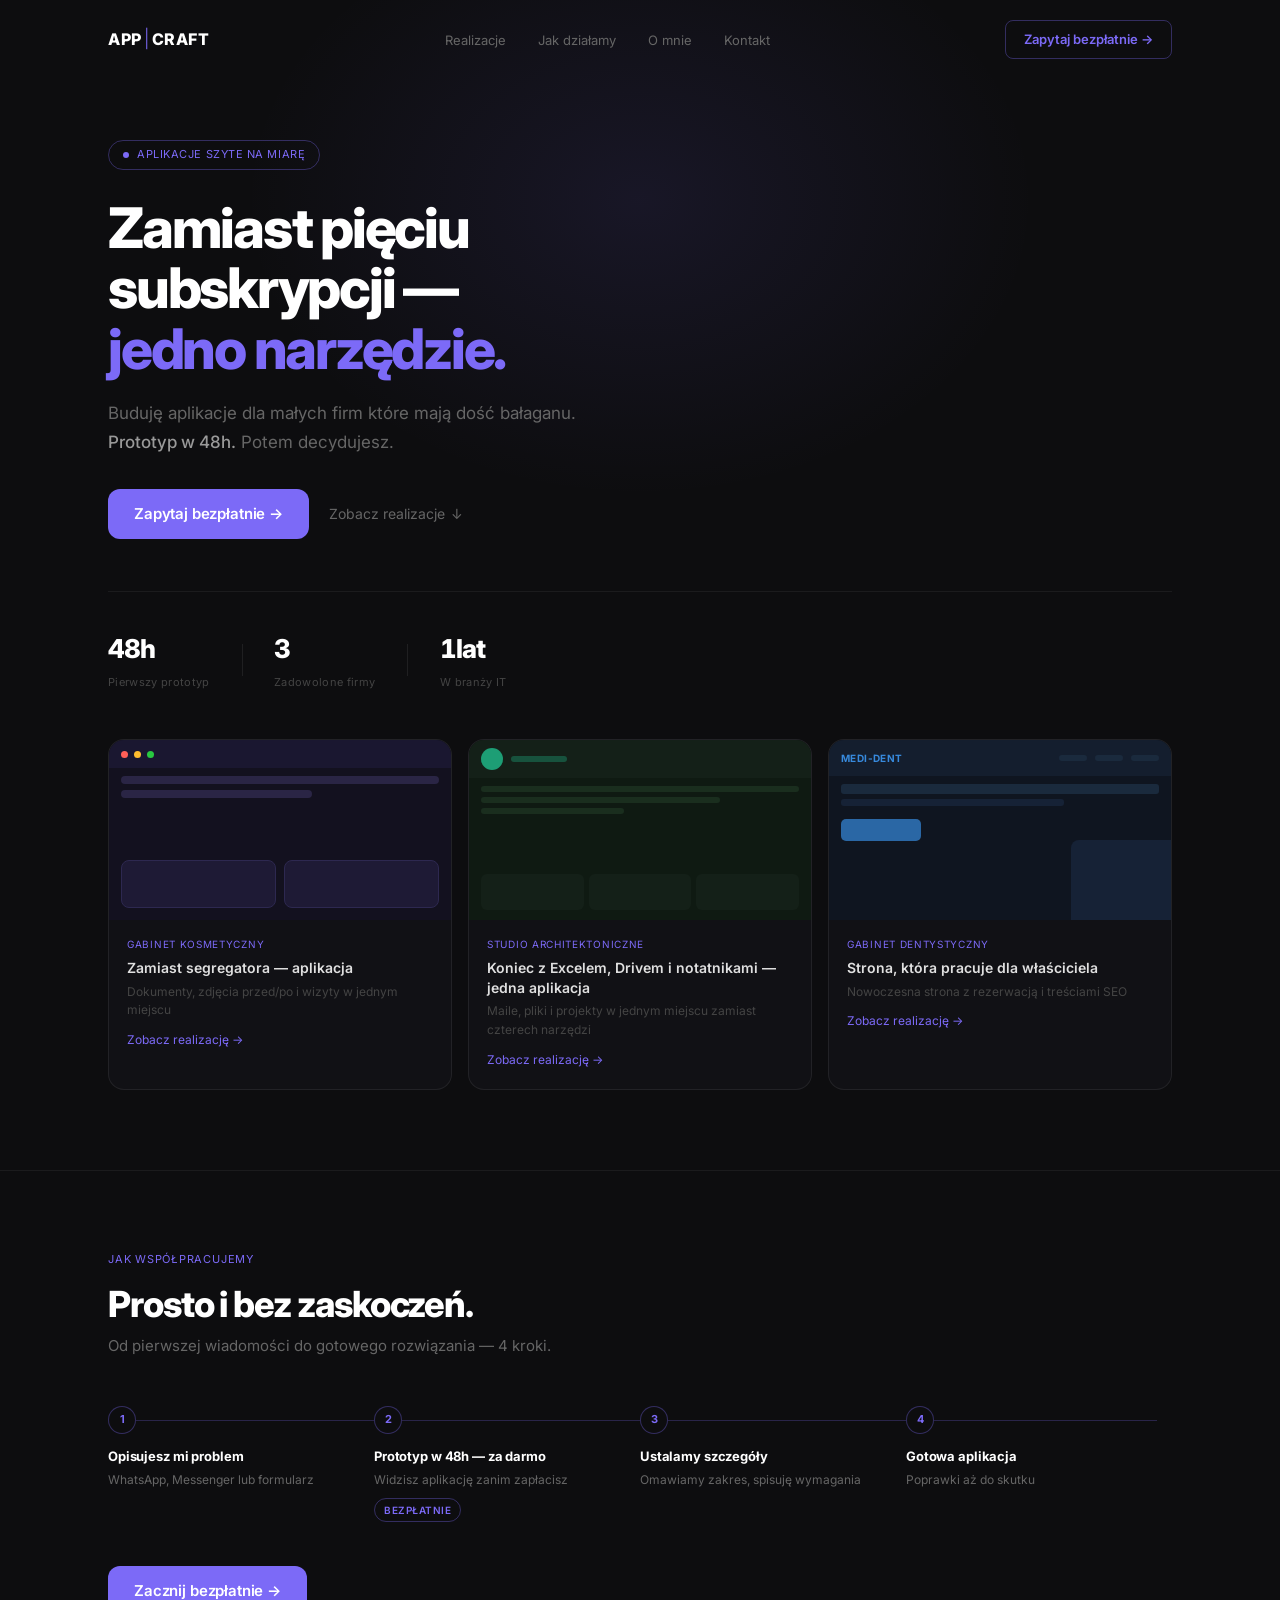
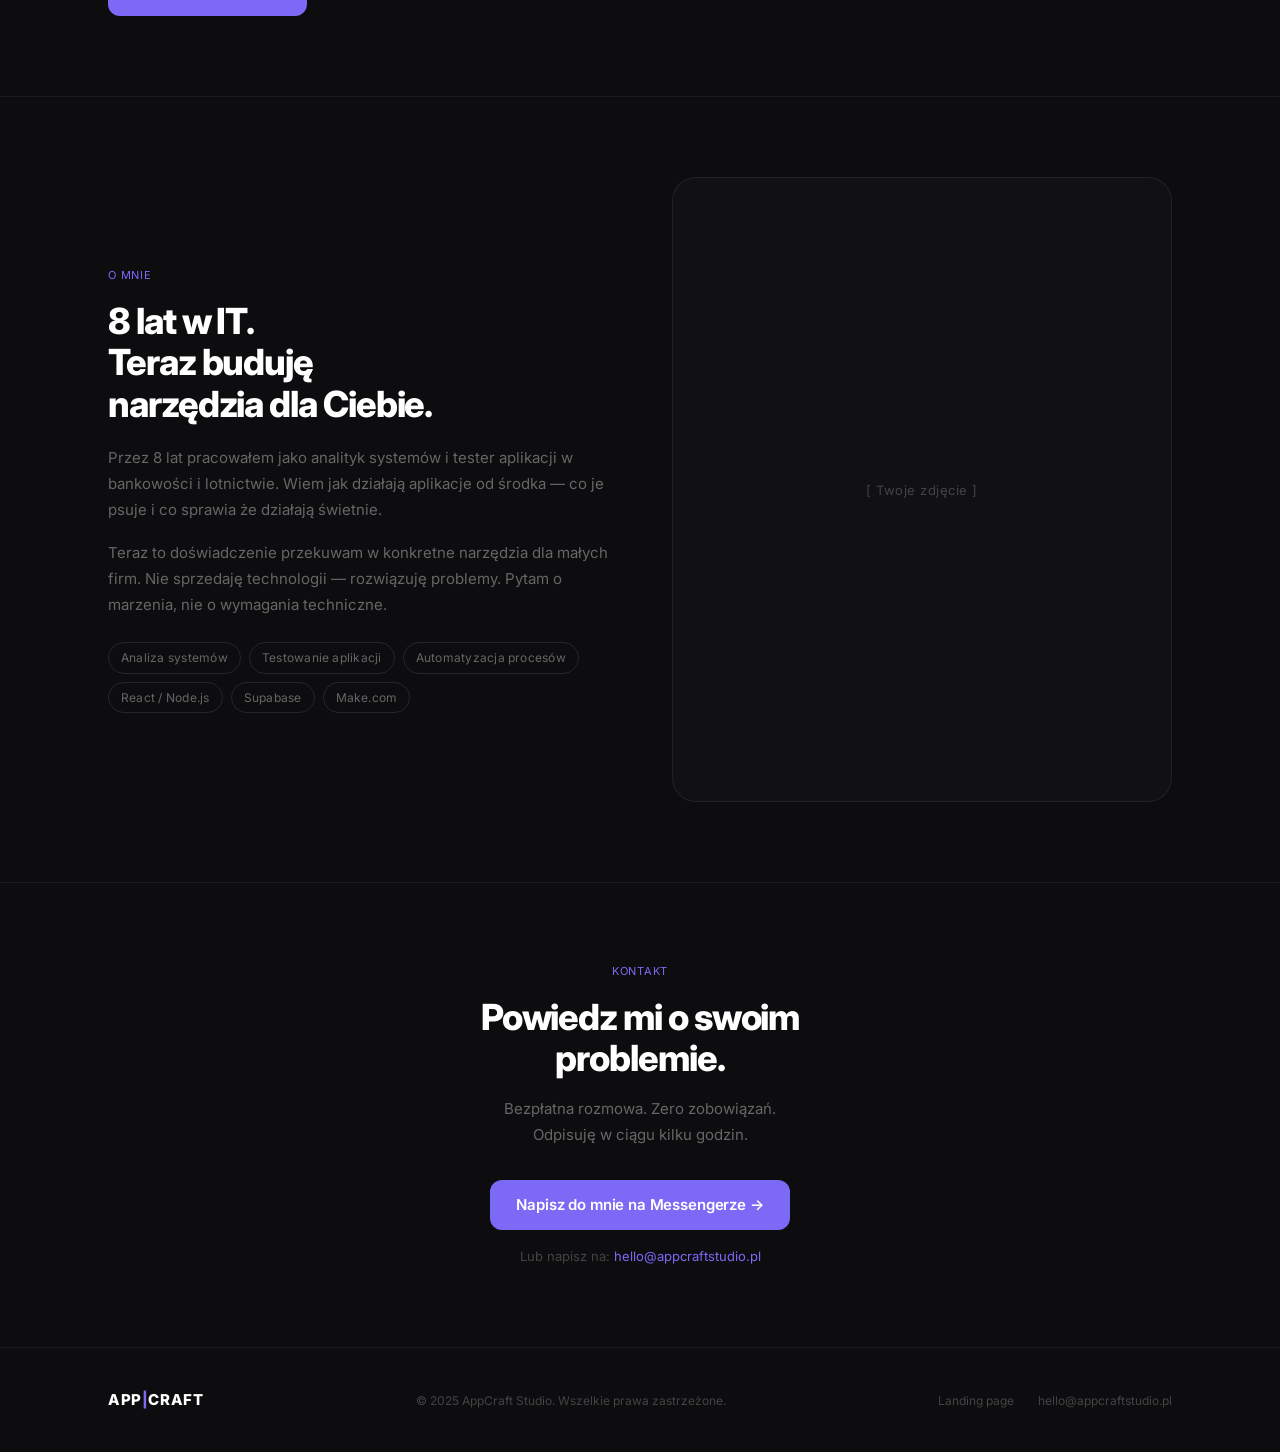
<file: index.html>
<!DOCTYPE html>
<html lang="pl">
<head>
  <meta charset="UTF-8">
  <meta name="viewport" content="width=device-width, initial-scale=1.0">

  <!-- SEO -->
  <title>AppCraft — Aplikacje szyte na miarę dla małych firm</title>
  <meta name="description" content="Buduję aplikacje dla małych firm które mają dość bałaganu. Prototyp w 48h, bez abonamentu, bez agencji. Zapytaj bezpłatnie.">
  <meta name="robots" content="index, follow">
  <link rel="canonical" href="https://appcraftstudio.pl/">

  <!-- Open Graph -->
  <meta property="og:type" content="website">
  <meta property="og:url" content="https://appcraftstudio.pl/">
  <meta property="og:title" content="AppCraft — Aplikacje szyte na miarę dla małych firm">
  <meta property="og:description" content="Zamiast pięciu subskrypcji — jedno narzędzie. Prototyp w 48h, bez abonamentu.">
  <meta property="og:image" content="https://appcraftstudio.pl/assets/og-image.jpg">
  <meta property="og:locale" content="pl_PL">
  <meta property="og:site_name" content="AppCraft">

  <!-- Twitter Card -->
  <meta name="twitter:card" content="summary_large_image">
  <meta name="twitter:title" content="AppCraft — Aplikacje szyte na miarę dla małych firm">
  <meta name="twitter:description" content="Zamiast pięciu subskrypcji — jedno narzędzie. Prototyp w 48h.">
  <meta name="twitter:image" content="https://appcraftstudio.pl/assets/og-image.jpg">

  <!-- Structured Data -->
  <script type="application/ld+json">
  {
    "@context": "https://schema.org",
    "@type": "Person",
    "name": "Michał",
    "url": "https://appcraftstudio.pl",
    "jobTitle": "Developer aplikacji na zamówienie",
    "description": "Buduję aplikacje dla małych firm. 8 lat doświadczenia w IT.",
    "knowsAbout": ["Tworzenie aplikacji webowych", "Automatyzacja procesów", "Analiza biznesowa"],
    "sameAs": []
  }
  </script>
  <script type="application/ld+json">
  {
    "@context": "https://schema.org",
    "@type": "WebSite",
    "name": "AppCraft",
    "url": "https://appcraftstudio.pl"
  }
  </script>

  <!-- Preconnect -->
  <link rel="preconnect" href="https://fonts.googleapis.com">
  <link rel="preconnect" href="https://fonts.gstatic.com" crossorigin>
  <link href="https://fonts.googleapis.com/css2?family=Inter:wght@400;500;600;700;800&display=swap" rel="stylesheet">

  <!-- Favicon placeholder -->
  <link rel="icon" type="image/svg+xml" href="assets/favicon.svg">

  <!-- CSS -->
  <link rel="stylesheet" href="css/style.css">
</head>

<body>

  <!-- ===================== NAV ===================== -->
  <header class="nav" id="nav" role="banner">
    <div class="container">
      <div class="nav__inner">

        <a href="/" class="nav__logo" aria-label="AppCraft — strona główna">
          APP<span class="nav__logo-sep">|</span>CRAFT
        </a>

        <nav aria-label="Nawigacja główna">
          <ul class="nav__links">
            <li><a href="#realizacje" class="nav__link">Realizacje</a></li>
            <li><a href="#jak-dzialamy" class="nav__link">Jak działamy</a></li>
            <li><a href="#o-mnie" class="nav__link">O mnie</a></li>
            <li><a href="#kontakt" class="nav__link">Kontakt</a></li>
          </ul>
        </nav>

        <a href="https://m.me/PLACEHOLDER" class="nav__cta desktop" rel="noopener">
          Zapytaj bezpłatnie →
        </a>

        <button class="nav__hamburger" id="hamburger" aria-label="Otwórz menu" aria-expanded="false">
          <span></span><span></span><span></span>
        </button>

      </div>

      <!-- Mobile menu -->
      <nav class="nav__mobile" id="mobile-menu" aria-label="Menu mobilne">
        <a href="#realizacje" class="nav__mobile-link">Realizacje</a>
        <a href="#jak-dzialamy" class="nav__mobile-link">Jak działamy</a>
        <a href="#o-mnie" class="nav__mobile-link">O mnie</a>
        <a href="#kontakt" class="nav__mobile-link">Kontakt</a>
        <a href="https://m.me/PLACEHOLDER" class="nav__mobile-cta" rel="noopener">Zapytaj bezpłatnie →</a>
      </nav>
    </div>
  </header>

  <main id="main">

    <!-- ===================== HERO ===================== -->
    <section class="hero" aria-labelledby="hero-heading">
      <div class="hero__glow" aria-hidden="true"></div>
      <div class="container">
        <div class="hero__inner">

          <div class="hero__tag" aria-hidden="true">
            <span class="hero__tag-dot"></span>
            Aplikacje szyte na miarę
          </div>

          <h1 class="hero__h1" id="hero-heading">
            Zamiast pięciu<br>
            subskrypcji —<br>
            <em>jedno narzędzie.</em>
          </h1>

          <p class="hero__sub">
            Buduję aplikacje dla małych firm które mają dość bałaganu.<br>
            <strong>Prototyp w 48h.</strong> Potem decydujesz.
          </p>

          <div class="hero__actions">
            <a href="https://m.me/PLACEHOLDER" class="btn-primary" rel="noopener">
              Zapytaj bezpłatnie →
            </a>
            <a href="#realizacje" class="btn-secondary">
              Zobacz realizacje <span aria-hidden="true">↓</span>
            </a>
          </div>

          <div class="hero__stats" aria-label="Kluczowe liczby">
            <div class="stat">
              <span class="stat__value" data-flip="48h">48h</span>
              <span class="stat__label">Pierwszy prototyp</span>
            </div>
            <div class="stat-sep" aria-hidden="true"></div>
            <div class="stat">
              <span class="stat__value" data-flip="3">3</span>
              <span class="stat__label">Zadowolone firmy</span>
            </div>
            <div class="stat-sep" aria-hidden="true"></div>
            <div class="stat">
              <span class="stat__value" data-flip="8">8 lat</span>
              <span class="stat__label">W branży IT</span>
            </div>
          </div>

        </div>
      </div>
    </section>

    <!-- ===================== REALIZACJE ===================== -->
    <section class="projects" id="realizacje" aria-labelledby="realizacje-heading">
      <div class="container">
        <h2 class="sr-only" id="realizacje-heading">Realizacje</h2>
        <div class="projects__grid">

          <a class="proj-card" href="https://beautiflow-beta.vercel.app/" target="_blank" rel="noopener" aria-label="Realizacja: gabinet kosmetyczny">
            <div class="proj-card__screen mock-kosmetolozka" aria-hidden="true">
              <div class="m-nav">
                <div class="m-dot" style="background:#ff5f57"></div>
                <div class="m-dot" style="background:#febc2e"></div>
                <div class="m-dot" style="background:#28c840"></div>
              </div>
              <div class="m-body">
                <div class="m-row"></div>
                <div class="m-row s"></div>
                <div class="m-cards">
                  <div class="m-card"></div>
                  <div class="m-card"></div>
                </div>
              </div>
            </div>
            <div class="proj-card__info">
              <div class="proj-card__tag">Gabinet kosmetyczny</div>
              <div class="proj-card__name">Zamiast segregatora — aplikacja</div>
              <div class="proj-card__desc">Dokumenty, zdjęcia przed/po i wizyty w jednym miejscu</div>
              <span class="proj-card__arrow">Zobacz realizację →</span>
            </div>
          </a>

          <a class="proj-card" href="https://archiflow-three.vercel.app/" target="_blank" rel="noopener" aria-label="Realizacja: studio architektoniczne">
            <div class="proj-card__screen mock-architekt" aria-hidden="true">
              <div class="m-header">
                <div class="m-avatar"></div>
                <div style="height:6px;width:56px;background:#1d9e75;border-radius:3px;opacity:.4"></div>
              </div>
              <div class="m-lines">
                <div class="m-line"></div>
                <div class="m-line m"></div>
                <div class="m-line s"></div>
              </div>
              <div class="m-grid">
                <div class="m-cell"></div>
                <div class="m-cell"></div>
                <div class="m-cell"></div>
              </div>
            </div>
            <div class="proj-card__info">
              <div class="proj-card__tag">Studio architektoniczne</div>
              <div class="proj-card__name">Koniec z Excelem, Drivem i notatnikami — jedna aplikacja</div>
              <div class="proj-card__desc">Maile, pliki i projekty w jednym miejscu zamiast czterech narzędzi</div>
              <span class="proj-card__arrow">Zobacz realizację →</span>
            </div>
          </a>

          <a class="proj-card" href="https://mickymau.github.io/medi-dent/" target="_blank" rel="noopener" aria-label="Realizacja: gabinet dentystyczny Medi-Dent">
            <div class="proj-card__screen mock-medident" aria-hidden="true">
              <div class="m-top">
                <span class="m-logo-sm">MEDI-DENT</span>
                <div class="m-nav-dots">
                  <div class="m-nav-dot"></div>
                  <div class="m-nav-dot"></div>
                  <div class="m-nav-dot"></div>
                </div>
              </div>
              <div class="m-hero">
                <div class="m-h"></div>
                <div class="m-h sm"></div>
                <div class="m-btn-sm"></div>
              </div>
              <div class="m-img"></div>
            </div>
            <div class="proj-card__info">
              <div class="proj-card__tag">Gabinet dentystyczny</div>
              <div class="proj-card__name">Strona, która pracuje dla właściciela</div>
              <div class="proj-card__desc">Nowoczesna strona z rezerwacją i treściami SEO</div>
              <span class="proj-card__arrow">Zobacz realizację →</span>
            </div>
          </a>

        </div>
      </div>
    </section>

    <!-- ===================== PROCES ===================== -->
    <section class="process" id="jak-dzialamy" aria-labelledby="process-heading">
      <div class="container">

        <div class="process__header reveal">
          <div class="about__label">Jak współpracujemy</div>
          <h2 class="process__h2" id="process-heading">Prosto i bez zaskoczeń.</h2>
          <p class="process__sub">Od pierwszej wiadomości do gotowego rozwiązania — 4 kroki.</p>
        </div>

        <div class="process__steps">

          <!-- KROK 1 -->
          <div class="process-step reveal">
            <div class="process-step__dot-col">
              <div class="process-step__dot" aria-hidden="true">1</div>
              <div class="process-step__line" aria-hidden="true"></div>
            </div>
            <div class="process-step__body">
              <h3 class="process-step__title">Opisujesz mi problem</h3>
              <p class="process-step__desc">WhatsApp, Messenger lub formularz</p>
            </div>
          </div>

          <!-- KROK 2 -->
          <div class="process-step reveal">
            <div class="process-step__dot-col">
              <div class="process-step__dot" aria-hidden="true">2</div>
              <div class="process-step__line" aria-hidden="true"></div>
            </div>
            <div class="process-step__body">
              <h3 class="process-step__title">Prototyp w 48h — za darmo</h3>
              <p class="process-step__desc">Widzisz aplikację zanim zapłacisz</p>
              <span class="process-step__badge">Bezpłatnie</span>
            </div>
          </div>

          <!-- KROK 3 -->
          <div class="process-step reveal">
            <div class="process-step__dot-col">
              <div class="process-step__dot" aria-hidden="true">3</div>
              <div class="process-step__line" aria-hidden="true"></div>
            </div>
            <div class="process-step__body">
              <h3 class="process-step__title">Ustalamy szczegóły</h3>
              <p class="process-step__desc">Omawiamy zakres, spisuję wymagania</p>
            </div>
          </div>

          <!-- KROK 4 -->
          <div class="process-step reveal">
            <div class="process-step__dot-col">
              <div class="process-step__dot" aria-hidden="true">4</div>
              <div class="process-step__line" aria-hidden="true"></div>
            </div>
            <div class="process-step__body">
              <h3 class="process-step__title">Gotowa aplikacja</h3>
              <p class="process-step__desc">Poprawki aż do skutku</p>
            </div>
          </div>

        </div>

        <div class="process__cta reveal">
          <a href="https://m.me/PLACEHOLDER" class="btn-primary" rel="noopener">
            Zacznij bezpłatnie →
          </a>
        </div>

      </div>
    </section>

    <!-- ===================== O MNIE ===================== -->
    <section class="about" id="o-mnie" aria-labelledby="about-heading">
      <div class="container">
        <div class="about__inner">

          <div class="about__content reveal">
            <div class="about__label">O mnie</div>
            <h2 class="about__h2" id="about-heading">
              8 lat w IT.<br>Teraz buduję<br>narzędzia dla Ciebie.
            </h2>
            <p class="about__text">
              Przez 8 lat pracowałem jako analityk systemów i tester aplikacji w bankowości i lotnictwie. Wiem jak działają aplikacje od środka — co je psuje i co sprawia że działają świetnie.
            </p>
            <p class="about__text">
              Teraz to doświadczenie przekuwam w konkretne narzędzia dla małych firm. Nie sprzedaję technologii — rozwiązuję problemy. Pytam o marzenia, nie o wymagania techniczne.
            </p>
            <div class="about__chips">
              <span class="chip">Analiza systemów</span>
              <span class="chip">Testowanie aplikacji</span>
              <span class="chip">Automatyzacja procesów</span>
              <span class="chip">React / Node.js</span>
              <span class="chip">Supabase</span>
              <span class="chip">Make.com</span>
            </div>
          </div>

          <div class="about__photo reveal">
            <span class="about__photo-placeholder">[ Twoje zdjęcie ]</span>
          </div>

        </div>
      </div>
    </section>

    <!-- ===================== KONTAKT ===================== -->
    <section class="about" id="kontakt" aria-labelledby="kontakt-heading" style="border-top: 0.5px solid var(--border); padding: 80px 0;">
      <div class="container">
        <div style="max-width: 560px; margin: 0 auto; text-align: center;" class="reveal">
          <div class="about__label">Kontakt</div>
          <h2 class="about__h2" id="kontakt-heading" style="margin-bottom: 16px;">
            Powiedz mi o swoim<br>problemie.
          </h2>
          <p class="about__text" style="margin-bottom: 32px;">
            Bezpłatna rozmowa. Zero zobowiązań.<br>Odpisuję w ciągu kilku godzin.
          </p>
          <a href="https://m.me/PLACEHOLDER" class="btn-primary" style="display: inline-flex;" rel="noopener">
            Napisz do mnie na Messengerze →
          </a>
          <p style="margin-top: 16px; font-size: 13px; color: var(--text-faint);">
            Lub napisz na: <a href="mailto:hello@appcraftstudio.pl" style="color: var(--accent);">hello@appcraftstudio.pl</a>
          </p>
        </div>
      </div>
    </section>

  </main>

  <!-- ===================== FOOTER ===================== -->
  <footer class="footer" role="contentinfo">
    <div class="container">
      <div class="footer__inner">
        <span class="footer__logo">APP<span style="color:var(--accent)">|</span>CRAFT</span>
        <span class="footer__copy">© 2025 AppCraft Studio. Wszelkie prawa zastrzeżone.</span>
        <nav class="footer__links" aria-label="Linki w stopce">
          <a href="/start/" class="footer__link">Landing page</a>
          <a href="mailto:hello@appcraftstudio.pl" class="footer__link">hello@appcraftstudio.pl</a>
        </nav>
      </div>
    </div>
  </footer>

  <!-- JS -->
  <script src="js/main.js" defer></script>

</body>
</html>
</file>
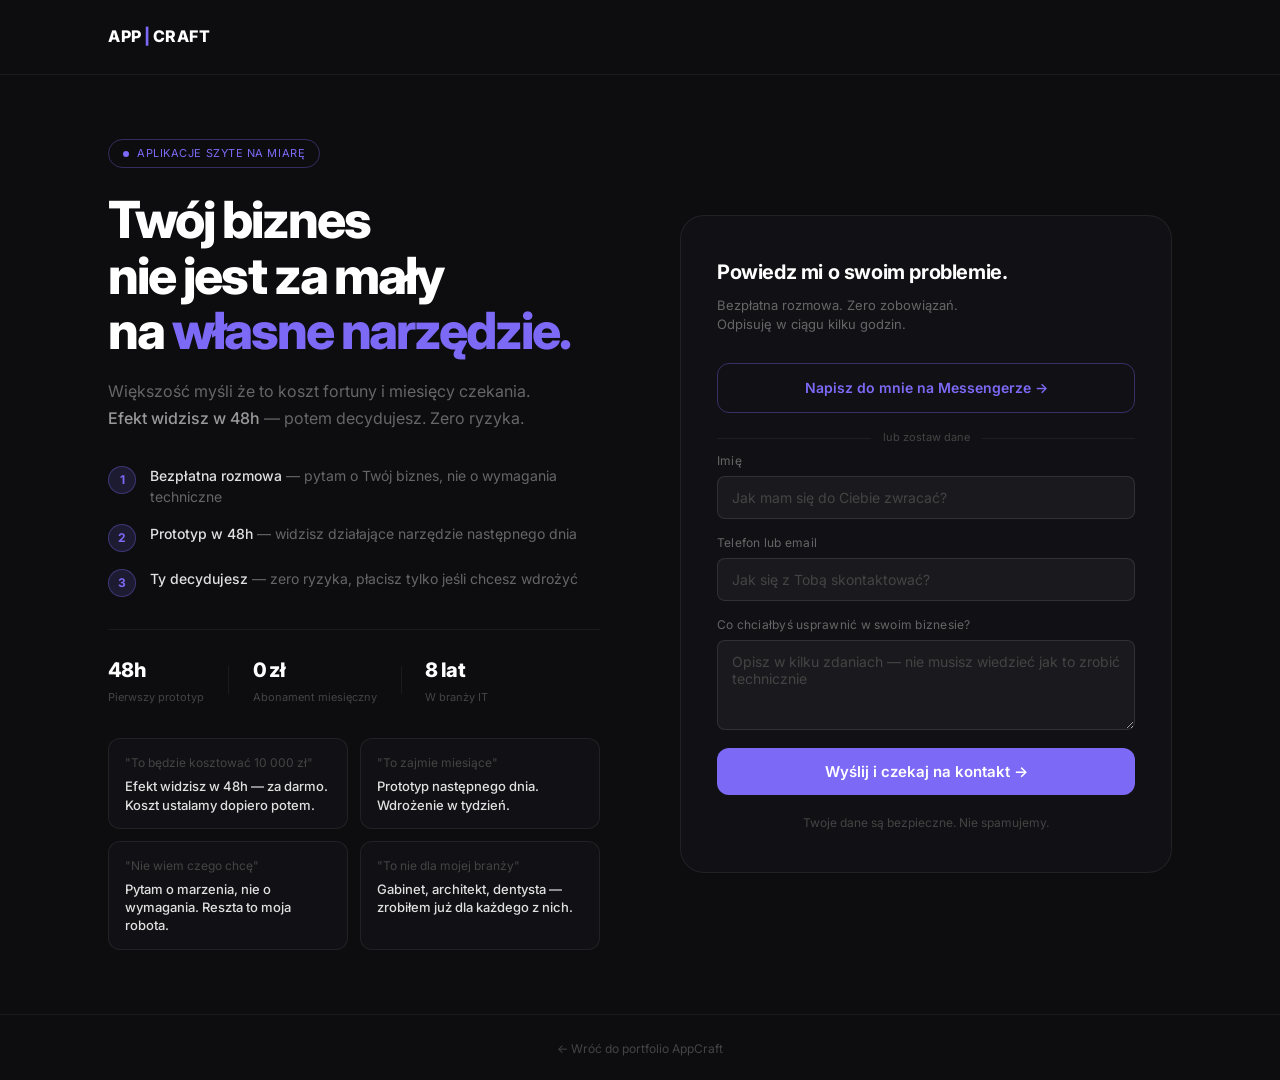
<file: start/index.html>
<!DOCTYPE html>
<html lang="pl">
<head>
  <meta charset="UTF-8">
  <meta name="viewport" content="width=device-width, initial-scale=1.0">
  <title>Zapytaj bezpłatnie — AppCraft</title>
  <meta name="description" content="Prototyp aplikacji dla Twojego biznesu w 48h. Bezpłatna rozmowa, zero zobowiązań. Potem decydujesz.">
  <meta name="robots" content="noindex, nofollow">
  <link rel="canonical" href="https://appcraftstudio.pl/start/">
  <meta property="og:title" content="AppCraft — Zapytaj bezpłatnie">
  <meta property="og:description" content="Prototyp w 48h. Bez abonamentu. Potem decydujesz.">
  <meta property="og:url" content="https://appcraftstudio.pl/start/">
  <link rel="preconnect" href="https://fonts.googleapis.com">
  <link rel="preconnect" href="https://fonts.gstatic.com" crossorigin>
  <link href="https://fonts.googleapis.com/css2?family=Inter:wght@400;500;600;700;800&display=swap" rel="stylesheet">
  <link rel="stylesheet" href="../css/style.css">
  <style>
    .lp-wrap {
      min-height: 100vh;
      display: flex;
      flex-direction: column;
    }
    .lp-header {
      padding: 24px 0;
      border-bottom: 0.5px solid var(--border);
    }
    .lp-logo {
      font-size: 16px;
      font-weight: 800;
      letter-spacing: .04em;
      color: var(--white);
    }
    .lp-logo-sep { color: var(--accent); margin: 0 2px; }
    .lp-main {
      flex: 1;
      display: flex;
      align-items: center;
      padding: 64px 0;
    }
    .lp-inner {
      display: grid;
      grid-template-columns: 1fr 1fr;
      gap: 80px;
      align-items: center;
      width: 100%;
    }
    .lp-tag {
      display: inline-flex;
      align-items: center;
      gap: 8px;
      font-size: 11px;
      color: var(--accent);
      border: 0.5px solid var(--accent-border);
      padding: 5px 14px;
      border-radius: 20px;
      margin-bottom: 24px;
      letter-spacing: .05em;
      text-transform: uppercase;
    }
    .lp-h1 {
      font-size: clamp(32px, 4vw, 52px);
      font-weight: 800;
      color: var(--white);
      line-height: 1.08;
      letter-spacing: -.04em;
      margin-bottom: 20px;
    }
    .lp-h1 em { color: var(--accent); font-style: normal; }
    .lp-sub {
      font-size: 16px;
      color: var(--text-muted);
      line-height: 1.7;
      margin-bottom: 32px;
    }
    .lp-sub strong { color: #999; font-weight: 500; }
    .lp-steps {
      display: flex;
      flex-direction: column;
      gap: 16px;
      margin-bottom: 32px;
    }
    .lp-step {
      display: flex;
      align-items: flex-start;
      gap: 14px;
    }
    .lp-step__num {
      width: 28px;
      height: 28px;
      border-radius: 50%;
      background: var(--accent-dim);
      border: 0.5px solid var(--accent-border);
      display: flex;
      align-items: center;
      justify-content: center;
      font-size: 12px;
      font-weight: 700;
      color: var(--accent);
      flex-shrink: 0;
      margin-top: 1px;
    }
    .lp-step__text {
      font-size: 14px;
      color: var(--text-muted);
      line-height: 1.5;
    }
    .lp-step__text strong { color: var(--text-primary); font-weight: 500; }
    .lp-stats {
      display: flex;
      gap: 24px;
      padding-top: 24px;
      border-top: 0.5px solid var(--border);
      flex-wrap: wrap;
    }
    .lp-stat { display: flex; flex-direction: column; gap: 3px; }
    .lp-stat__val { font-size: 20px; font-weight: 800; color: var(--white); letter-spacing: -.03em; }
    .lp-stat__label { font-size: 11px; color: var(--text-faint); }

    /* Form card */
    .lp-card {
      background: var(--bg-card);
      border: 0.5px solid var(--border-card);
      border-radius: var(--radius-xl);
      padding: 40px 36px;
    }
    .lp-card__title {
      font-size: 20px;
      font-weight: 700;
      color: var(--white);
      letter-spacing: -.02em;
      margin-bottom: 8px;
    }
    .lp-card__sub {
      font-size: 13px;
      color: var(--text-muted);
      margin-bottom: 28px;
      line-height: 1.5;
    }
    .lp-form { display: flex; flex-direction: column; gap: 14px; }
    .lp-field { display: flex; flex-direction: column; gap: 6px; }
    .lp-label { font-size: 12px; color: var(--text-muted); letter-spacing: .02em; }
    .lp-input, .lp-textarea {
      background: rgba(255,255,255,0.04);
      border: 0.5px solid rgba(255,255,255,0.1);
      border-radius: var(--radius-sm);
      padding: 12px 14px;
      font-size: 14px;
      color: var(--white);
      font-family: var(--font);
      transition: border-color 0.2s;
      outline: none;
      width: 100%;
    }
    .lp-input::placeholder, .lp-textarea::placeholder { color: var(--text-faint); }
    .lp-input:focus, .lp-textarea:focus { border-color: var(--accent-border); }
    .lp-textarea { resize: vertical; min-height: 90px; }
    .lp-submit {
      background: var(--accent);
      color: var(--white);
      font-size: 15px;
      font-weight: 600;
      padding: 14px 24px;
      border-radius: var(--radius-md);
      border: none;
      cursor: pointer;
      width: 100%;
      transition: opacity 0.2s, transform 0.2s;
      margin-top: 4px;
    }
    .lp-submit:hover { opacity: .88; transform: translateY(-1px); }
    .lp-micro {
      font-size: 12px;
      color: var(--text-faint);
      text-align: center;
      margin-top: 4px;
    }
    .lp-divider {
      display: flex;
      align-items: center;
      gap: 12px;
      margin: 4px 0;
    }
    .lp-divider::before, .lp-divider::after {
      content: '';
      flex: 1;
      height: 0.5px;
      background: var(--border);
    }
    .lp-divider span { font-size: 11px; color: var(--text-faint); }
    .lp-messenger {
      display: flex;
      align-items: center;
      justify-content: center;
      gap: 8px;
      border: 0.5px solid var(--accent-border);
      color: var(--accent);
      font-size: 14px;
      font-weight: 600;
      padding: 13px 24px;
      border-radius: var(--radius-md);
      transition: background 0.2s;
    }
    .lp-messenger:hover { background: var(--accent-dim); }

    .lp-footer {
      padding: 20px 0;
      border-top: 0.5px solid var(--border);
      text-align: center;
    }
    .lp-footer a { font-size: 12px; color: var(--text-faint); }
    .lp-footer a:hover { color: var(--text-muted); }

    /* Obiekcje */
    .lp-objections {
      display: grid;
      grid-template-columns: 1fr 1fr;
      gap: 12px;
      margin-top: 32px;
    }
    .lp-obj {
      background: var(--bg-card);
      border: 0.5px solid var(--border-card);
      border-radius: var(--radius-md);
      padding: 14px 16px;
    }
    .lp-obj__q { font-size: 12px; color: var(--text-faint); margin-bottom: 5px; }
    .lp-obj__a { font-size: 13px; color: var(--text-primary); font-weight: 500; line-height: 1.4; }

    @media (max-width: 860px) {
      .lp-inner { grid-template-columns: 1fr; gap: 48px; }
      .lp-objections { grid-template-columns: 1fr; }
      .lp-card { padding: 28px 22px; }
    }
    @media (max-width: 480px) {
      .lp-h1 { letter-spacing: -.02em; }
      .lp-stats { gap: 16px; }
    }
  </style>
</head>
<body>

  <div class="lp-wrap">

    <!-- Header — tylko logo, bez nawigacji -->
    <header class="lp-header">
      <div class="container">
        <a href="/" class="lp-logo" aria-label="AppCraft — strona główna">
          APP<span class="lp-logo-sep">|</span>CRAFT
        </a>
      </div>
    </header>

    <main class="lp-main" id="main">
      <div class="container">
        <div class="lp-inner">

          <!-- Lewa kolumna — copy -->
          <div>
            <div class="lp-tag">
              <span style="width:6px;height:6px;background:var(--accent);border-radius:50%;flex-shrink:0"></span>
              Aplikacje szyte na miarę
            </div>
            <h1 class="lp-h1">
              Twój biznes<br>
              nie jest za mały<br>
              na <em>własne narzędzie.</em>
            </h1>
            <p class="lp-sub">
              Większość myśli że to koszt fortuny i miesięcy czekania.<br>
              <strong>Efekt widzisz w 48h</strong> — potem decydujesz. Zero ryzyka.
            </p>

            <div class="lp-steps">
              <div class="lp-step">
                <div class="lp-step__num">1</div>
                <div class="lp-step__text"><strong>Bezpłatna rozmowa</strong> — pytam o Twój biznes, nie o wymagania techniczne</div>
              </div>
              <div class="lp-step">
                <div class="lp-step__num">2</div>
                <div class="lp-step__text"><strong>Prototyp w 48h</strong> — widzisz działające narzędzie następnego dnia</div>
              </div>
              <div class="lp-step">
                <div class="lp-step__num">3</div>
                <div class="lp-step__text"><strong>Ty decydujesz</strong> — zero ryzyka, płacisz tylko jeśli chcesz wdrożyć</div>
              </div>
            </div>

            <div class="lp-stats">
              <div class="lp-stat">
                <span class="lp-stat__val">48h</span>
                <span class="lp-stat__label">Pierwszy prototyp</span>
              </div>
              <div style="width:0.5px;background:var(--border);align-self:center;height:28px"></div>
              <div class="lp-stat">
                <span class="lp-stat__val">0 zł</span>
                <span class="lp-stat__label">Abonament miesięczny</span>
              </div>
              <div style="width:0.5px;background:var(--border);align-self:center;height:28px"></div>
              <div class="lp-stat">
                <span class="lp-stat__val">8 lat</span>
                <span class="lp-stat__label">W branży IT</span>
              </div>
            </div>

            <!-- Obiekcje -->
            <div class="lp-objections">
              <div class="lp-obj">
                <div class="lp-obj__q">"To będzie kosztować 10 000 zł"</div>
                <div class="lp-obj__a">Efekt widzisz w 48h — za darmo. Koszt ustalamy dopiero potem.</div>
              </div>
              <div class="lp-obj">
                <div class="lp-obj__q">"To zajmie miesiące"</div>
                <div class="lp-obj__a">Prototyp następnego dnia. Wdrożenie w tydzień.</div>
              </div>
              <div class="lp-obj">
                <div class="lp-obj__q">"Nie wiem czego chcę"</div>
                <div class="lp-obj__a">Pytam o marzenia, nie o wymagania. Reszta to moja robota.</div>
              </div>
              <div class="lp-obj">
                <div class="lp-obj__q">"To nie dla mojej branży"</div>
                <div class="lp-obj__a">Gabinet, architekt, dentysta — zrobiłem już dla każdego z nich.</div>
              </div>
            </div>
          </div>

          <!-- Prawa kolumna — formularz -->
          <div>
            <div class="lp-card">
              <div class="lp-card__title">Powiedz mi o swoim problemie.</div>
              <div class="lp-card__sub">Bezpłatna rozmowa. Zero zobowiązań.<br>Odpisuję w ciągu kilku godzin.</div>

              <!-- Messenger jako główny CTA -->
              <a href="https://m.me/PLACEHOLDER" class="lp-messenger" rel="noopener" style="display:flex;margin-bottom:16px;">
                Napisz do mnie na Messengerze →
              </a>

              <div class="lp-divider"><span>lub zostaw dane</span></div>

              <!-- Formularz fallback -->
              <form class="lp-form" name="kontakt" action="/dziekujemy/" method="POST">
                <div class="lp-field">
                  <label class="lp-label" for="imie">Imię</label>
                  <input class="lp-input" type="text" id="imie" name="imie" placeholder="Jak mam się do Ciebie zwracać?" required autocomplete="given-name">
                </div>
                <div class="lp-field">
                  <label class="lp-label" for="kontakt-input">Telefon lub email</label>
                  <input class="lp-input" type="text" id="kontakt-input" name="kontakt" placeholder="Jak się z Tobą skontaktować?" required autocomplete="email">
                </div>
                <div class="lp-field">
                  <label class="lp-label" for="problem">Co chciałbyś usprawnić w swoim biznesie?</label>
                  <textarea class="lp-textarea" id="problem" name="problem" placeholder="Opisz w kilku zdaniach — nie musisz wiedzieć jak to zrobić technicznie"></textarea>
                </div>
                <button type="submit" class="lp-submit">Wyślij i czekaj na kontakt →</button>
                <p class="lp-micro">Twoje dane są bezpieczne. Nie spamujemy.</p>
              </form>
            </div>
          </div>

        </div>
      </div>
    </main>

    <footer class="lp-footer">
      <div class="container">
        <a href="/">← Wróć do portfolio AppCraft</a>
      </div>
    </footer>

  </div>

  <script src="../js/main.js" defer></script>
</body>
</html>
</file>
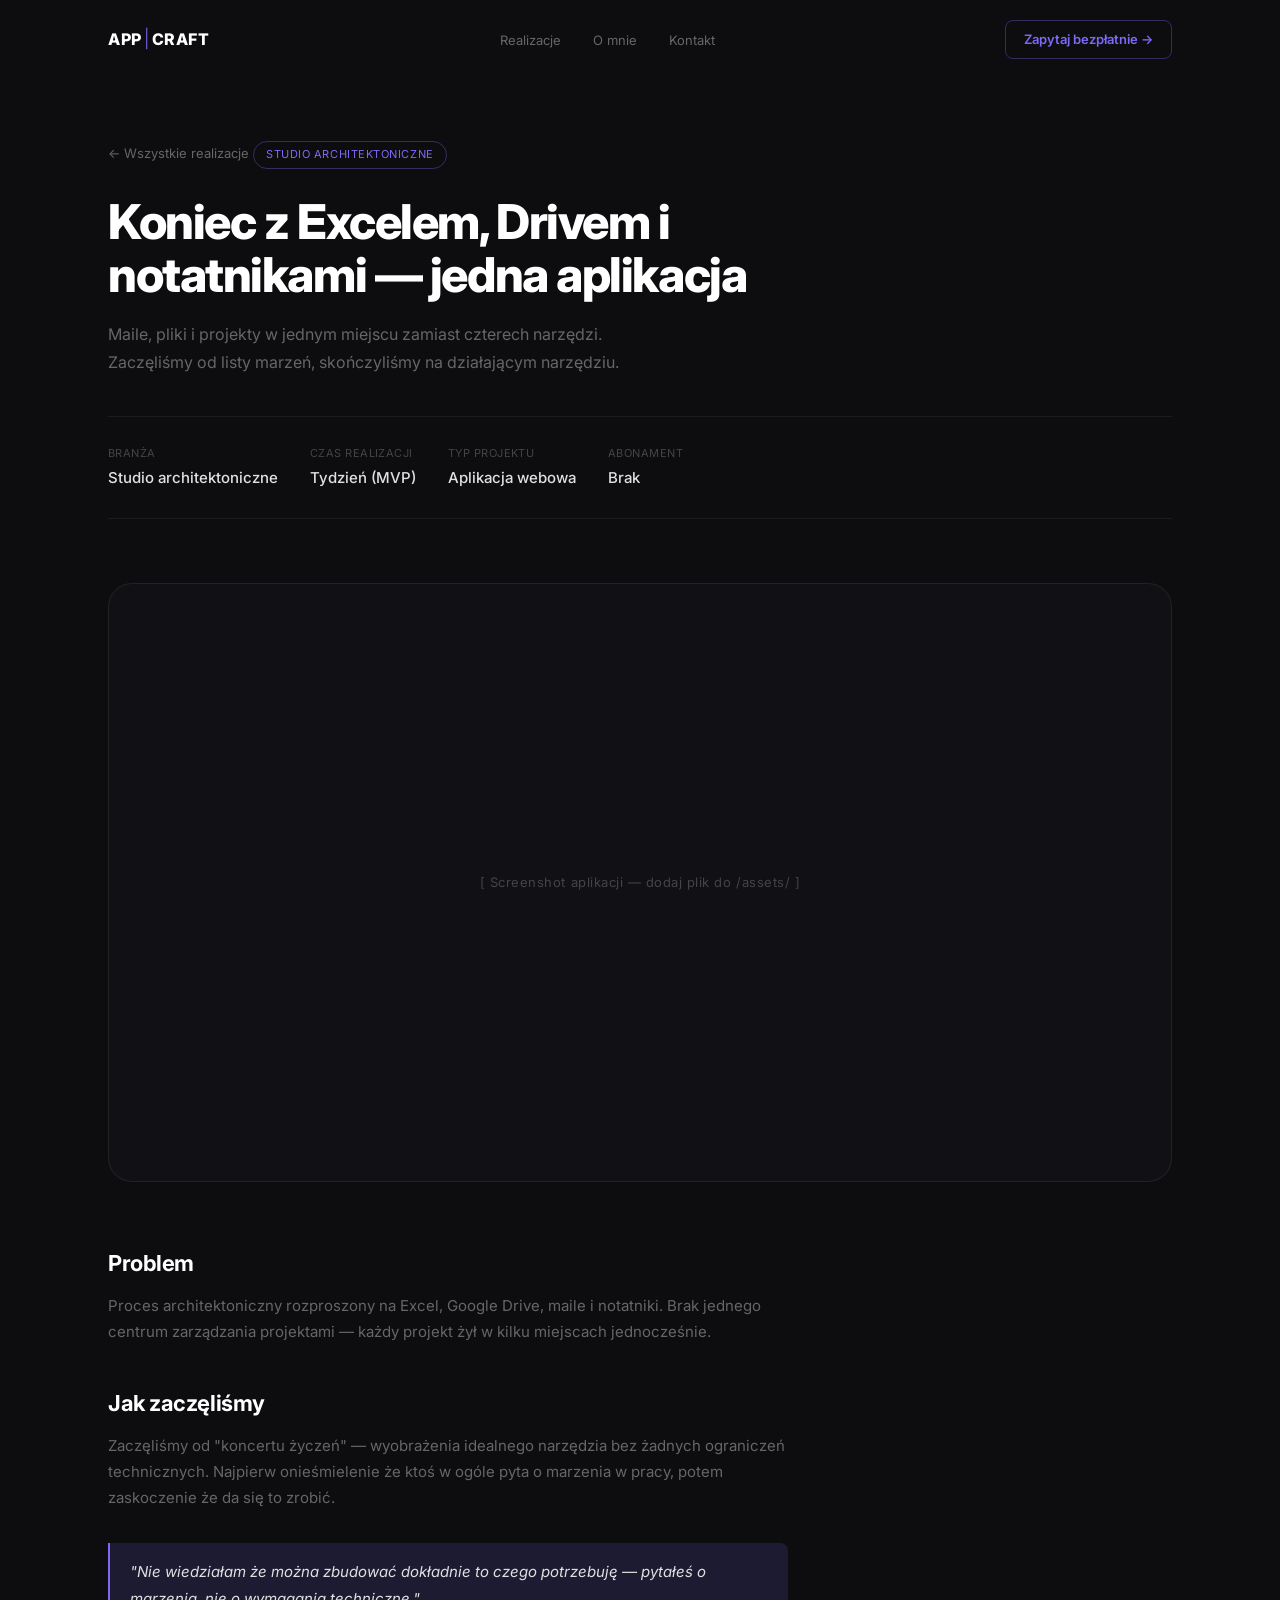
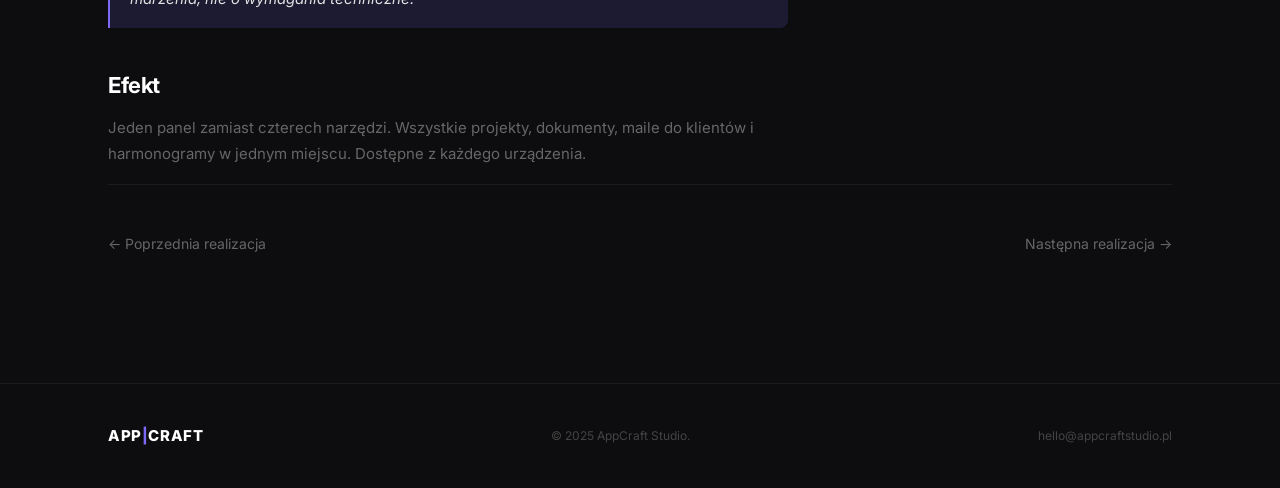
<file: realizacje/architekt/index.html>
<!DOCTYPE html>
<html lang="pl">
<head>
  <meta charset="UTF-8">
  <meta name="viewport" content="width=device-width, initial-scale=1.0">
  <title>Studio architektoniczne — Koniec z Excelem, Drivem i notatnikami | AppCraft</title>
  <meta name="description" content="Jak zbudowałem aplikację dla studia architektonicznego która zastąpiła Excel, Drive, maile i notatniki jednym narzędziem.">
  <link rel="canonical" href="https://appcraftstudio.pl/realizacje/architekt/">
  <meta property="og:title" content="Studio architektoniczne — AppCraft">
  <meta property="og:description" content="Koniec z Excelem, Drivem i notatnikami — jedna aplikacja.">
  <meta property="og:url" content="https://appcraftstudio.pl/realizacje/architekt/">
  <link rel="preconnect" href="https://fonts.googleapis.com">
  <link rel="preconnect" href="https://fonts.gstatic.com" crossorigin>
  <link href="https://fonts.googleapis.com/css2?family=Inter:wght@400;500;600;700;800&display=swap" rel="stylesheet">
  <link rel="stylesheet" href="../../css/style.css">
  <style>
    .case-hero { padding: 140px 0 80px; }
    .case-hero__back { display: inline-flex; align-items: center; gap: 8px; font-size: 13px; color: var(--text-muted); margin-bottom: 32px; transition: color 0.2s; }
    .case-hero__back:hover { color: var(--text-primary); }
    .case-hero__tag { display: inline-block; font-size: 11px; color: var(--accent); border: 0.5px solid var(--accent-border); padding: 4px 12px; border-radius: 20px; margin-bottom: 20px; letter-spacing: .05em; text-transform: uppercase; }
    .case-hero__h1 { font-size: clamp(28px, 4vw, 48px); font-weight: 800; color: var(--white); line-height: 1.1; letter-spacing: -.03em; max-width: 640px; margin-bottom: 20px; }
    .case-hero__sub { font-size: 16px; color: var(--text-muted); line-height: 1.7; max-width: 560px; margin-bottom: 40px; }
    .case-meta { display: flex; flex-wrap: wrap; gap: 32px; padding: 28px 0; border-top: 0.5px solid var(--border); border-bottom: 0.5px solid var(--border); margin-bottom: 64px; }
    .case-meta__item { display: flex; flex-direction: column; gap: 4px; }
    .case-meta__label { font-size: 11px; color: var(--text-faint); letter-spacing: .04em; text-transform: uppercase; }
    .case-meta__value { font-size: 15px; color: var(--text-primary); font-weight: 500; }
    .case-screen { width: 100%; aspect-ratio: 16/9; background: var(--bg-card); border: 0.5px solid var(--border-card); border-radius: var(--radius-xl); display: flex; align-items: center; justify-content: center; margin-bottom: 64px; overflow: hidden; }
    .case-screen__placeholder { font-size: 13px; color: var(--text-faint); letter-spacing: .04em; }
    .case-body { max-width: 680px; }
    .case-body h2 { font-size: 22px; font-weight: 700; color: var(--white); letter-spacing: -.02em; margin: 40px 0 12px; }
    .case-body p { font-size: 15px; color: var(--text-muted); line-height: 1.75; margin-bottom: 16px; }
    .case-body blockquote { border-left: 2px solid var(--accent); padding: 16px 20px; margin: 32px 0; background: var(--accent-dim); border-radius: 0 var(--radius-sm) var(--radius-sm) 0; }
    .case-body blockquote p { color: var(--text-primary); font-style: italic; margin: 0; }
    .case-nav { display: flex; justify-content: space-between; align-items: center; padding: 48px 0; border-top: 0.5px solid var(--border); flex-wrap: wrap; gap: 16px; }
    .case-nav a { font-size: 14px; color: var(--text-muted); transition: color 0.2s; }
    .case-nav a:hover { color: var(--text-primary); }
  </style>
</head>
<body>

  <header class="nav scrolled" id="nav" role="banner">
    <div class="container">
      <div class="nav__inner">
        <a href="/" class="nav__logo" aria-label="AppCraft — strona główna">APP<span class="nav__logo-sep">|</span>CRAFT</a>
        <nav aria-label="Nawigacja główna">
          <ul class="nav__links">
            <li><a href="/#realizacje" class="nav__link">Realizacje</a></li>
            <li><a href="/#o-mnie" class="nav__link">O mnie</a></li>
            <li><a href="/#kontakt" class="nav__link">Kontakt</a></li>
          </ul>
        </nav>
        <a href="https://m.me/PLACEHOLDER" class="nav__cta desktop" rel="noopener">Zapytaj bezpłatnie →</a>
        <button class="nav__hamburger" id="hamburger" aria-label="Otwórz menu" aria-expanded="false">
          <span></span><span></span><span></span>
        </button>
      </div>
      <nav class="nav__mobile" id="mobile-menu" aria-label="Menu mobilne">
        <a href="/#realizacje" class="nav__mobile-link">Realizacje</a>
        <a href="/#o-mnie" class="nav__mobile-link">O mnie</a>
        <a href="/#kontakt" class="nav__mobile-link">Kontakt</a>
        <a href="https://m.me/PLACEHOLDER" class="nav__mobile-cta" rel="noopener">Zapytaj bezpłatnie →</a>
      </nav>
    </div>
  </header>

  <main id="main">
    <section class="case-hero">
      <div class="container">
        <a href="/" class="case-hero__back">← Wszystkie realizacje</a>
        <div class="case-hero__tag">Studio architektoniczne</div>
        <h1 class="case-hero__h1">Koniec z Excelem, Drivem i notatnikami — jedna aplikacja</h1>
        <p class="case-hero__sub">Maile, pliki i projekty w jednym miejscu zamiast czterech narzędzi. Zaczęliśmy od listy marzeń, skończyliśmy na działającym narzędziu.</p>

        <div class="case-meta">
          <div class="case-meta__item">
            <span class="case-meta__label">Branża</span>
            <span class="case-meta__value">Studio architektoniczne</span>
          </div>
          <div class="case-meta__item">
            <span class="case-meta__label">Czas realizacji</span>
            <span class="case-meta__value">Tydzień (MVP)</span>
          </div>
          <div class="case-meta__item">
            <span class="case-meta__label">Typ projektu</span>
            <span class="case-meta__value">Aplikacja webowa</span>
          </div>
          <div class="case-meta__item">
            <span class="case-meta__label">Abonament</span>
            <span class="case-meta__value">Brak</span>
          </div>
        </div>

        <div class="case-screen">
          <span class="case-screen__placeholder">[ Screenshot aplikacji — dodaj plik do /assets/ ]</span>
        </div>

        <div class="case-body">
          <h2>Problem</h2>
          <p>Proces architektoniczny rozproszony na Excel, Google Drive, maile i notatniki. Brak jednego centrum zarządzania projektami — każdy projekt żył w kilku miejscach jednocześnie.</p>

          <h2>Jak zaczęliśmy</h2>
          <p>Zaczęliśmy od "koncertu życzeń" — wyobrażenia idealnego narzędzia bez żadnych ograniczeń technicznych. Najpierw onieśmielenie że ktoś w ogóle pyta o marzenia w pracy, potem zaskoczenie że da się to zrobić.</p>

          <blockquote>
            <p>"Nie wiedziałam że można zbudować dokładnie to czego potrzebuję — pytałeś o marzenia, nie o wymagania techniczne."</p>
          </blockquote>

          <h2>Efekt</h2>
          <p>Jeden panel zamiast czterech narzędzi. Wszystkie projekty, dokumenty, maile do klientów i harmonogramy w jednym miejscu. Dostępne z każdego urządzenia.</p>
        </div>

        <div class="case-nav">
          <a href="/realizacje/kosmetolozka/">← Poprzednia realizacja</a>
          <a href="/realizacje/medi-dent/">Następna realizacja →</a>
        </div>
      </div>
    </section>
  </main>

  <footer class="footer" role="contentinfo">
    <div class="container">
      <div class="footer__inner">
        <span class="footer__logo">APP<span style="color:var(--accent)">|</span>CRAFT</span>
        <span class="footer__copy">© 2025 AppCraft Studio.</span>
        <nav class="footer__links" aria-label="Linki w stopce">
          <a href="mailto:hello@appcraftstudio.pl" class="footer__link">hello@appcraftstudio.pl</a>
        </nav>
      </div>
    </div>
  </footer>

  <script src="../../js/main.js" defer></script>
</body>
</html>
</file>
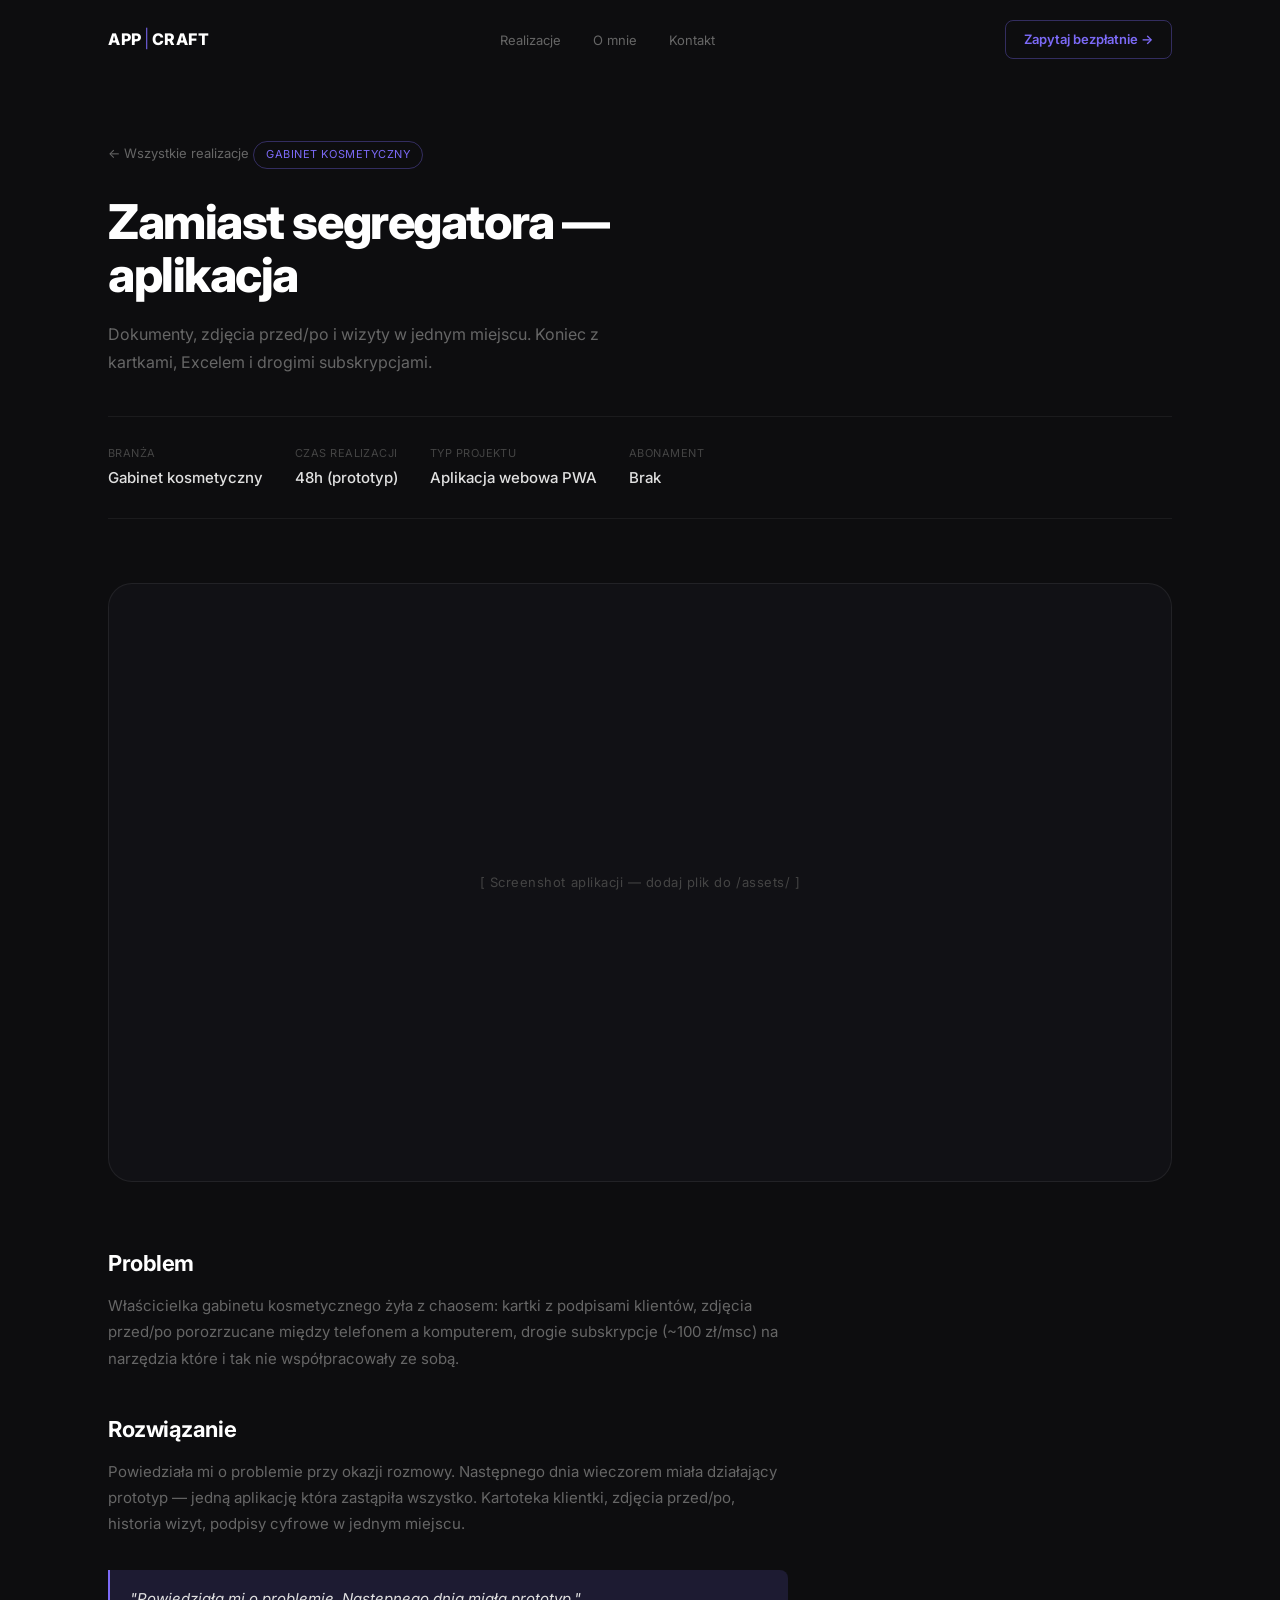
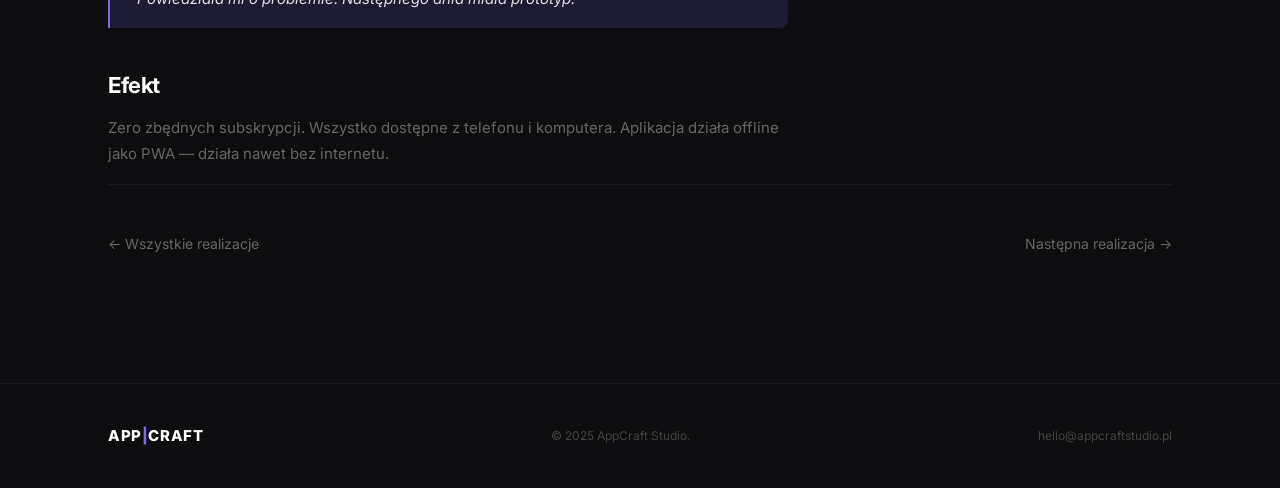
<file: realizacje/kosmetolozka/index.html>
<!DOCTYPE html>
<html lang="pl">
<head>
  <meta charset="UTF-8">
  <meta name="viewport" content="width=device-width, initial-scale=1.0">
  <title>Gabinet kosmetyczny — Zamiast segregatora, aplikacja | AppCraft</title>
  <meta name="description" content="Jak zbudowałem aplikację dla gabinetu kosmetycznego która zastąpiła kartki, segregatory i drogie subskrypcje.">
  <link rel="canonical" href="https://appcraftstudio.pl/realizacje/kosmetolozka/">
  <meta property="og:title" content="Gabinet kosmetyczny — AppCraft">
  <meta property="og:description" content="Zamiast segregatora — aplikacja. Dokumenty, zdjęcia przed/po i wizyty w jednym miejscu.">
  <meta property="og:url" content="https://appcraftstudio.pl/realizacje/kosmetolozka/">
  <link rel="preconnect" href="https://fonts.googleapis.com">
  <link rel="preconnect" href="https://fonts.gstatic.com" crossorigin>
  <link href="https://fonts.googleapis.com/css2?family=Inter:wght@400;500;600;700;800&display=swap" rel="stylesheet">
  <link rel="stylesheet" href="../../css/style.css">
  <style>
    .case-hero { padding: 140px 0 80px; }
    .case-hero__back { display: inline-flex; align-items: center; gap: 8px; font-size: 13px; color: var(--text-muted); margin-bottom: 32px; transition: color 0.2s; }
    .case-hero__back:hover { color: var(--text-primary); }
    .case-hero__tag { display: inline-block; font-size: 11px; color: var(--accent); border: 0.5px solid var(--accent-border); padding: 4px 12px; border-radius: 20px; margin-bottom: 20px; letter-spacing: .05em; text-transform: uppercase; }
    .case-hero__h1 { font-size: clamp(28px, 4vw, 48px); font-weight: 800; color: var(--white); line-height: 1.1; letter-spacing: -.03em; max-width: 640px; margin-bottom: 20px; }
    .case-hero__sub { font-size: 16px; color: var(--text-muted); line-height: 1.7; max-width: 560px; margin-bottom: 40px; }
    .case-meta { display: flex; flex-wrap: wrap; gap: 32px; padding: 28px 0; border-top: 0.5px solid var(--border); border-bottom: 0.5px solid var(--border); margin-bottom: 64px; }
    .case-meta__item { display: flex; flex-direction: column; gap: 4px; }
    .case-meta__label { font-size: 11px; color: var(--text-faint); letter-spacing: .04em; text-transform: uppercase; }
    .case-meta__value { font-size: 15px; color: var(--text-primary); font-weight: 500; }
    .case-screen { width: 100%; aspect-ratio: 16/9; background: var(--bg-card); border: 0.5px solid var(--border-card); border-radius: var(--radius-xl); display: flex; align-items: center; justify-content: center; margin-bottom: 64px; overflow: hidden; }
    .case-screen__placeholder { font-size: 13px; color: var(--text-faint); letter-spacing: .04em; }
    .case-body { max-width: 680px; }
    .case-body h2 { font-size: 22px; font-weight: 700; color: var(--white); letter-spacing: -.02em; margin: 40px 0 12px; }
    .case-body p { font-size: 15px; color: var(--text-muted); line-height: 1.75; margin-bottom: 16px; }
    .case-body blockquote { border-left: 2px solid var(--accent); padding: 16px 20px; margin: 32px 0; background: var(--accent-dim); border-radius: 0 var(--radius-sm) var(--radius-sm) 0; }
    .case-body blockquote p { color: var(--text-primary); font-style: italic; margin: 0; }
    .case-nav { display: flex; justify-content: space-between; align-items: center; padding: 48px 0; border-top: 0.5px solid var(--border); flex-wrap: wrap; gap: 16px; }
    .case-nav a { font-size: 14px; color: var(--text-muted); transition: color 0.2s; }
    .case-nav a:hover { color: var(--text-primary); }
  </style>
</head>
<body>

  <header class="nav scrolled" id="nav" role="banner">
    <div class="container">
      <div class="nav__inner">
        <a href="/" class="nav__logo" aria-label="AppCraft — strona główna">APP<span class="nav__logo-sep">|</span>CRAFT</a>
        <nav aria-label="Nawigacja główna">
          <ul class="nav__links">
            <li><a href="/#realizacje" class="nav__link">Realizacje</a></li>
            <li><a href="/#o-mnie" class="nav__link">O mnie</a></li>
            <li><a href="/#kontakt" class="nav__link">Kontakt</a></li>
          </ul>
        </nav>
        <a href="https://m.me/PLACEHOLDER" class="nav__cta desktop" rel="noopener">Zapytaj bezpłatnie →</a>
        <button class="nav__hamburger" id="hamburger" aria-label="Otwórz menu" aria-expanded="false">
          <span></span><span></span><span></span>
        </button>
      </div>
      <nav class="nav__mobile" id="mobile-menu" aria-label="Menu mobilne">
        <a href="/#realizacje" class="nav__mobile-link">Realizacje</a>
        <a href="/#o-mnie" class="nav__mobile-link">O mnie</a>
        <a href="/#kontakt" class="nav__mobile-link">Kontakt</a>
        <a href="https://m.me/PLACEHOLDER" class="nav__mobile-cta" rel="noopener">Zapytaj bezpłatnie →</a>
      </nav>
    </div>
  </header>

  <main id="main">
    <section class="case-hero">
      <div class="container">
        <a href="/" class="case-hero__back">← Wszystkie realizacje</a>
        <div class="case-hero__tag">Gabinet kosmetyczny</div>
        <h1 class="case-hero__h1">Zamiast segregatora — aplikacja</h1>
        <p class="case-hero__sub">Dokumenty, zdjęcia przed/po i wizyty w jednym miejscu. Koniec z kartkami, Excelem i drogimi subskrypcjami.</p>

        <div class="case-meta">
          <div class="case-meta__item">
            <span class="case-meta__label">Branża</span>
            <span class="case-meta__value">Gabinet kosmetyczny</span>
          </div>
          <div class="case-meta__item">
            <span class="case-meta__label">Czas realizacji</span>
            <span class="case-meta__value">48h (prototyp)</span>
          </div>
          <div class="case-meta__item">
            <span class="case-meta__label">Typ projektu</span>
            <span class="case-meta__value">Aplikacja webowa PWA</span>
          </div>
          <div class="case-meta__item">
            <span class="case-meta__label">Abonament</span>
            <span class="case-meta__value">Brak</span>
          </div>
        </div>

        <!-- Podmień na screenshoty aplikacji -->
        <div class="case-screen">
          <span class="case-screen__placeholder">[ Screenshot aplikacji — dodaj plik do /assets/ ]</span>
        </div>

        <div class="case-body">
          <h2>Problem</h2>
          <p>Właścicielka gabinetu kosmetycznego żyła z chaosem: kartki z podpisami klientów, zdjęcia przed/po porozrzucane między telefonem a komputerem, drogie subskrypcje (~100 zł/msc) na narzędzia które i tak nie współpracowały ze sobą.</p>

          <h2>Rozwiązanie</h2>
          <p>Powiedziała mi o problemie przy okazji rozmowy. Następnego dnia wieczorem miała działający prototyp — jedną aplikację która zastąpiła wszystko. Kartoteka klientki, zdjęcia przed/po, historia wizyt, podpisy cyfrowe w jednym miejscu.</p>

          <blockquote>
            <p>"Powiedziała mi o problemie. Następnego dnia miała prototyp."</p>
          </blockquote>

          <h2>Efekt</h2>
          <p>Zero zbędnych subskrypcji. Wszystko dostępne z telefonu i komputera. Aplikacja działa offline jako PWA — działa nawet bez internetu.</p>
        </div>

        <div class="case-nav">
          <a href="/">← Wszystkie realizacje</a>
          <a href="/realizacje/architekt/">Następna realizacja →</a>
        </div>
      </div>
    </section>
  </main>

  <footer class="footer" role="contentinfo">
    <div class="container">
      <div class="footer__inner">
        <span class="footer__logo">APP<span style="color:var(--accent)">|</span>CRAFT</span>
        <span class="footer__copy">© 2025 AppCraft Studio.</span>
        <nav class="footer__links" aria-label="Linki w stopce">
          <a href="mailto:hello@appcraftstudio.pl" class="footer__link">hello@appcraftstudio.pl</a>
        </nav>
      </div>
    </div>
  </footer>

  <script src="../../js/main.js" defer></script>
</body>
</html>
</file>
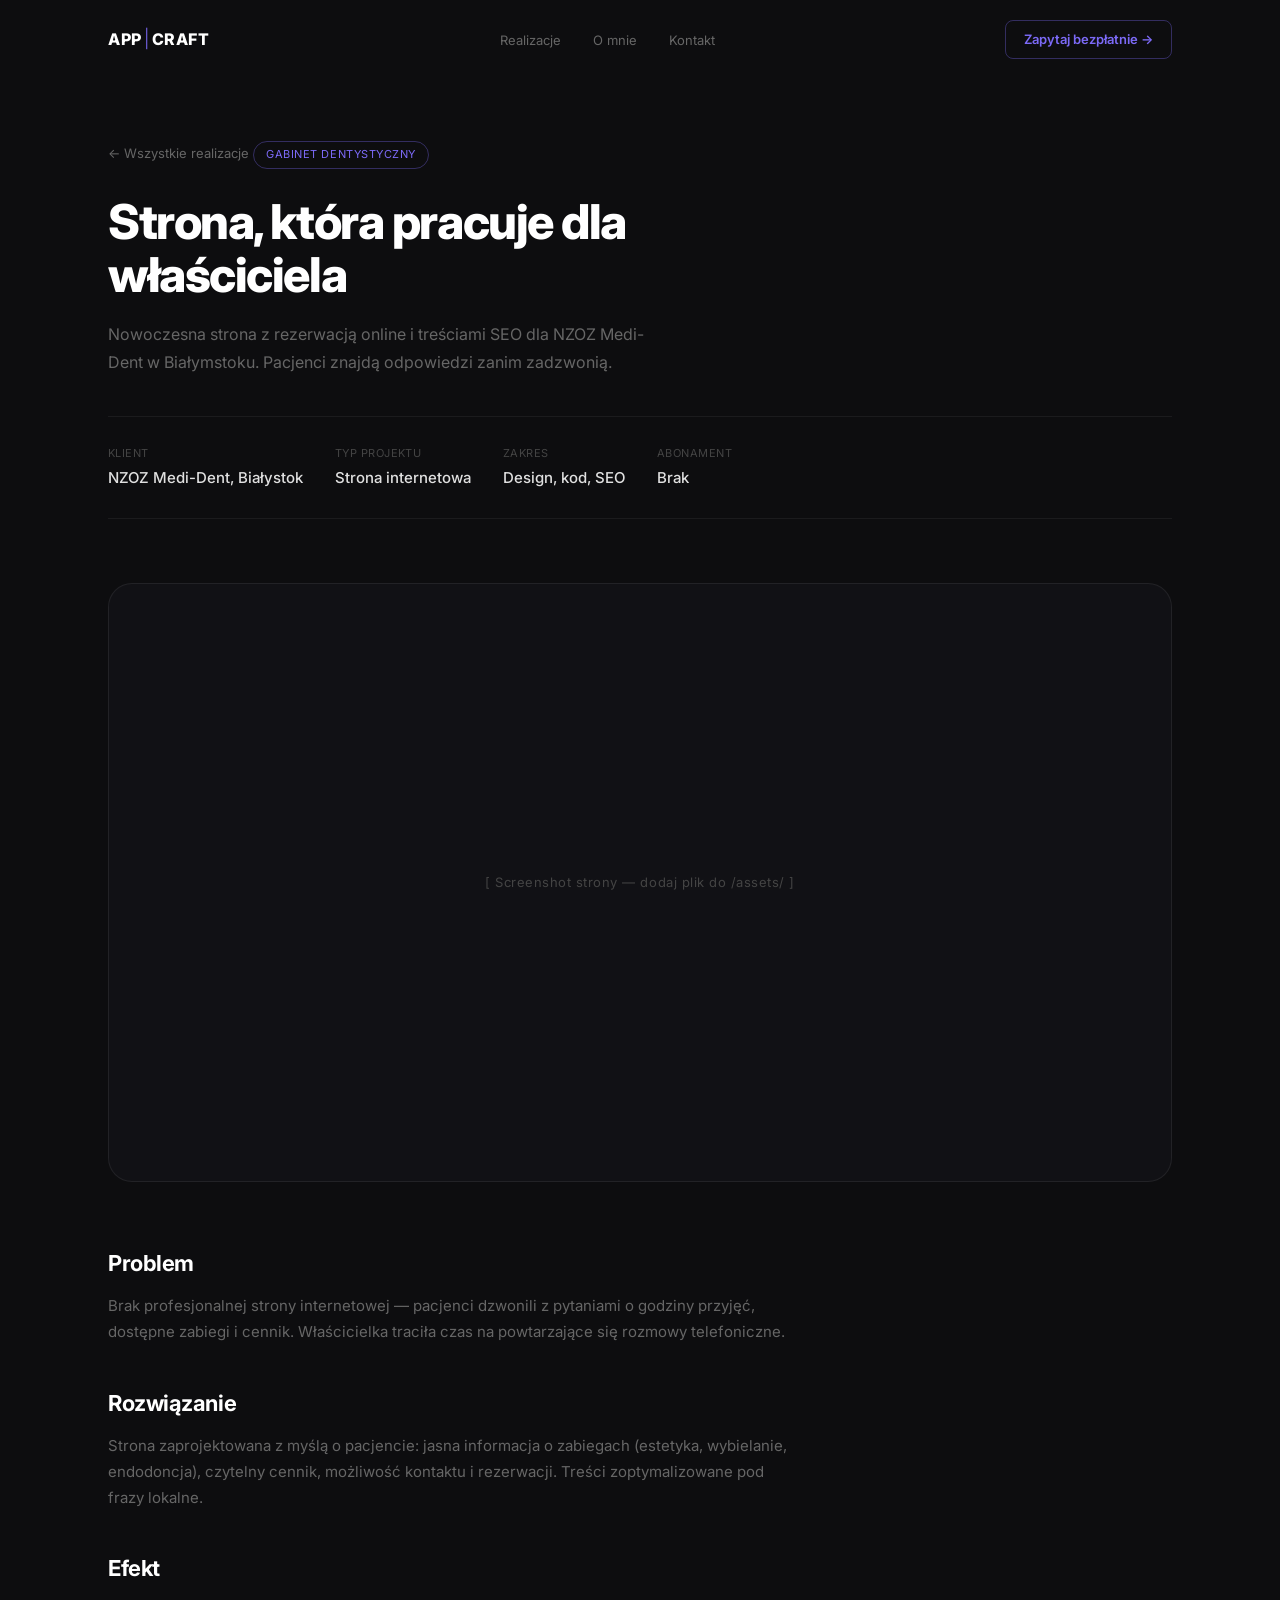
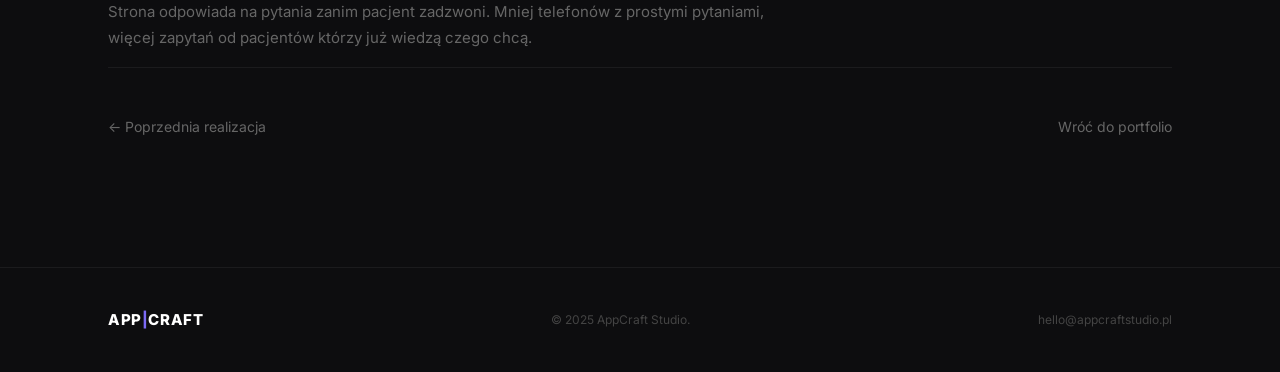
<file: realizacje/medi-dent/index.html>
<!DOCTYPE html>
<html lang="pl">
<head>
  <meta charset="UTF-8">
  <meta name="viewport" content="width=device-width, initial-scale=1.0">
  <title>Medi-Dent — Strona, która pracuje dla właściciela | AppCraft</title>
  <meta name="description" content="Nowoczesna strona internetowa dla gabinetu dentystycznego Medi-Dent w Białymstoku. Rezerwacja online, SEO i treści które przyciągają pacjentów.">
  <link rel="canonical" href="https://appcraftstudio.pl/realizacje/medi-dent/">
  <meta property="og:title" content="Medi-Dent — AppCraft">
  <meta property="og:description" content="Strona, która pracuje dla właściciela. Rezerwacja online i SEO dla gabinetu dentystycznego.">
  <meta property="og:url" content="https://appcraftstudio.pl/realizacje/medi-dent/">
  <link rel="preconnect" href="https://fonts.googleapis.com">
  <link rel="preconnect" href="https://fonts.gstatic.com" crossorigin>
  <link href="https://fonts.googleapis.com/css2?family=Inter:wght@400;500;600;700;800&display=swap" rel="stylesheet">
  <link rel="stylesheet" href="../../css/style.css">
  <style>
    .case-hero { padding: 140px 0 80px; }
    .case-hero__back { display: inline-flex; align-items: center; gap: 8px; font-size: 13px; color: var(--text-muted); margin-bottom: 32px; transition: color 0.2s; }
    .case-hero__back:hover { color: var(--text-primary); }
    .case-hero__tag { display: inline-block; font-size: 11px; color: var(--accent); border: 0.5px solid var(--accent-border); padding: 4px 12px; border-radius: 20px; margin-bottom: 20px; letter-spacing: .05em; text-transform: uppercase; }
    .case-hero__h1 { font-size: clamp(28px, 4vw, 48px); font-weight: 800; color: var(--white); line-height: 1.1; letter-spacing: -.03em; max-width: 640px; margin-bottom: 20px; }
    .case-hero__sub { font-size: 16px; color: var(--text-muted); line-height: 1.7; max-width: 560px; margin-bottom: 40px; }
    .case-meta { display: flex; flex-wrap: wrap; gap: 32px; padding: 28px 0; border-top: 0.5px solid var(--border); border-bottom: 0.5px solid var(--border); margin-bottom: 64px; }
    .case-meta__item { display: flex; flex-direction: column; gap: 4px; }
    .case-meta__label { font-size: 11px; color: var(--text-faint); letter-spacing: .04em; text-transform: uppercase; }
    .case-meta__value { font-size: 15px; color: var(--text-primary); font-weight: 500; }
    .case-screen { width: 100%; aspect-ratio: 16/9; background: var(--bg-card); border: 0.5px solid var(--border-card); border-radius: var(--radius-xl); display: flex; align-items: center; justify-content: center; margin-bottom: 64px; overflow: hidden; }
    .case-screen__placeholder { font-size: 13px; color: var(--text-faint); letter-spacing: .04em; }
    .case-body { max-width: 680px; }
    .case-body h2 { font-size: 22px; font-weight: 700; color: var(--white); letter-spacing: -.02em; margin: 40px 0 12px; }
    .case-body p { font-size: 15px; color: var(--text-muted); line-height: 1.75; margin-bottom: 16px; }
    .case-nav { display: flex; justify-content: space-between; align-items: center; padding: 48px 0; border-top: 0.5px solid var(--border); flex-wrap: wrap; gap: 16px; }
    .case-nav a { font-size: 14px; color: var(--text-muted); transition: color 0.2s; }
    .case-nav a:hover { color: var(--text-primary); }
  </style>
</head>
<body>

  <header class="nav scrolled" id="nav" role="banner">
    <div class="container">
      <div class="nav__inner">
        <a href="/" class="nav__logo" aria-label="AppCraft — strona główna">APP<span class="nav__logo-sep">|</span>CRAFT</a>
        <nav aria-label="Nawigacja główna">
          <ul class="nav__links">
            <li><a href="/#realizacje" class="nav__link">Realizacje</a></li>
            <li><a href="/#o-mnie" class="nav__link">O mnie</a></li>
            <li><a href="/#kontakt" class="nav__link">Kontakt</a></li>
          </ul>
        </nav>
        <a href="https://m.me/PLACEHOLDER" class="nav__cta desktop" rel="noopener">Zapytaj bezpłatnie →</a>
        <button class="nav__hamburger" id="hamburger" aria-label="Otwórz menu" aria-expanded="false">
          <span></span><span></span><span></span>
        </button>
      </div>
      <nav class="nav__mobile" id="mobile-menu" aria-label="Menu mobilne">
        <a href="/#realizacje" class="nav__mobile-link">Realizacje</a>
        <a href="/#o-mnie" class="nav__mobile-link">O mnie</a>
        <a href="/#kontakt" class="nav__mobile-link">Kontakt</a>
        <a href="https://m.me/PLACEHOLDER" class="nav__mobile-cta" rel="noopener">Zapytaj bezpłatnie →</a>
      </nav>
    </div>
  </header>

  <main id="main">
    <section class="case-hero">
      <div class="container">
        <a href="/" class="case-hero__back">← Wszystkie realizacje</a>
        <div class="case-hero__tag">Gabinet dentystyczny</div>
        <h1 class="case-hero__h1">Strona, która pracuje dla właściciela</h1>
        <p class="case-hero__sub">Nowoczesna strona z rezerwacją online i treściami SEO dla NZOZ Medi-Dent w Białymstoku. Pacjenci znajdą odpowiedzi zanim zadzwonią.</p>

        <div class="case-meta">
          <div class="case-meta__item">
            <span class="case-meta__label">Klient</span>
            <span class="case-meta__value">NZOZ Medi-Dent, Białystok</span>
          </div>
          <div class="case-meta__item">
            <span class="case-meta__label">Typ projektu</span>
            <span class="case-meta__value">Strona internetowa</span>
          </div>
          <div class="case-meta__item">
            <span class="case-meta__label">Zakres</span>
            <span class="case-meta__value">Design, kod, SEO</span>
          </div>
          <div class="case-meta__item">
            <span class="case-meta__label">Abonament</span>
            <span class="case-meta__value">Brak</span>
          </div>
        </div>

        <div class="case-screen">
          <span class="case-screen__placeholder">[ Screenshot strony — dodaj plik do /assets/ ]</span>
        </div>

        <div class="case-body">
          <h2>Problem</h2>
          <p>Brak profesjonalnej strony internetowej — pacjenci dzwonili z pytaniami o godziny przyjęć, dostępne zabiegi i cennik. Właścicielka traciła czas na powtarzające się rozmowy telefoniczne.</p>

          <h2>Rozwiązanie</h2>
          <p>Strona zaprojektowana z myślą o pacjencie: jasna informacja o zabiegach (estetyka, wybielanie, endodoncja), czytelny cennik, możliwość kontaktu i rezerwacji. Treści zoptymalizowane pod frazy lokalne.</p>

          <h2>Efekt</h2>
          <p>Strona odpowiada na pytania zanim pacjent zadzwoni. Mniej telefonów z prostymi pytaniami, więcej zapytań od pacjentów którzy już wiedzą czego chcą.</p>
        </div>

        <div class="case-nav">
          <a href="/realizacje/architekt/">← Poprzednia realizacja</a>
          <a href="/">Wróć do portfolio</a>
        </div>
      </div>
    </section>
  </main>

  <footer class="footer" role="contentinfo">
    <div class="container">
      <div class="footer__inner">
        <span class="footer__logo">APP<span style="color:var(--accent)">|</span>CRAFT</span>
        <span class="footer__copy">© 2025 AppCraft Studio.</span>
        <nav class="footer__links" aria-label="Linki w stopce">
          <a href="mailto:hello@appcraftstudio.pl" class="footer__link">hello@appcraftstudio.pl</a>
        </nav>
      </div>
    </div>
  </footer>

  <script src="../../js/main.js" defer></script>
</body>
</html>
</file>
<file: css/style.css>
/* ============================================
   APP|CRAFT — Design System
   appcraftstudio.pl
   ============================================ */

/* --- Custom Properties --- */
:root {
  --bg:           #0d0d0f;
  --bg-card:      #111115;
  --bg-card-hover:#141418;
  --accent:       #7c6af7;
  --accent-dim:   rgba(124,106,247,0.15);
  --accent-border:rgba(124,106,247,0.35);
  --white:        #ffffff;
  --text-primary: #e0e0e0;
  --text-muted:   #666666;
  --text-faint:   #444444;
  --border:       rgba(255,255,255,0.06);
  --border-card:  rgba(255,255,255,0.07);
  --font:         'Inter', system-ui, -apple-system, sans-serif;
  --radius-sm:    8px;
  --radius-md:    12px;
  --radius-lg:    16px;
  --radius-xl:    24px;
  --transition:   0.2s ease;
  --max-width:    1160px;
  --gutter:       48px;
}

/* --- Reset --- */
*, *::before, *::after { box-sizing: border-box; margin: 0; padding: 0; }
html { scroll-behavior: smooth; -webkit-text-size-adjust: 100%; }
body {
  font-family: var(--font);
  background: var(--bg);
  color: var(--text-primary);
  line-height: 1.6;
  overflow-x: hidden;
  -webkit-font-smoothing: antialiased;
}
img, video { max-width: 100%; height: auto; display: block; }
a { text-decoration: none; color: inherit; }
ul { list-style: none; }
button { font-family: var(--font); cursor: pointer; border: none; background: none; }

/* --- Utility --- */
.container {
  width: 100%;
  max-width: var(--max-width);
  margin: 0 auto;
  padding: 0 var(--gutter);
}
.sr-only {
  position: absolute; width: 1px; height: 1px;
  overflow: hidden; clip: rect(0,0,0,0); white-space: nowrap;
}

/* ============================================
   NAVIGATION
   ============================================ */
.nav {
  position: fixed;
  top: 0; left: 0; right: 0;
  z-index: 100;
  padding: 20px 0;
  transition: background var(--transition), backdrop-filter var(--transition), padding var(--transition);
}
.nav.scrolled {
  background: rgba(13,13,15,0.85);
  backdrop-filter: blur(16px);
  -webkit-backdrop-filter: blur(16px);
  padding: 14px 0;
  border-bottom: 0.5px solid var(--border);
}
.nav__inner {
  display: flex;
  align-items: center;
  justify-content: space-between;
  gap: 24px;
}
.nav__logo {
  font-size: 16px;
  font-weight: 800;
  letter-spacing: .04em;
  color: var(--white);
  flex-shrink: 0;
}
.nav__logo-sep {
  color: var(--accent);
  font-weight: 300;
  font-size: 18px;
  margin: 0 2px;
}
.nav__links {
  display: flex;
  align-items: center;
  gap: 32px;
}
.nav__link {
  font-size: 13px;
  color: var(--text-muted);
  transition: color var(--transition);
}
.nav__link:hover { color: var(--text-primary); }
.nav__cta {
  font-size: 13px;
  font-weight: 600;
  color: var(--accent);
  border: 0.5px solid var(--accent-border);
  padding: 8px 18px;
  border-radius: var(--radius-sm);
  transition: background var(--transition);
  white-space: nowrap;
}
.nav__cta:hover { background: var(--accent-dim); }

/* Mobile nav */
.nav__hamburger {
  display: none;
  flex-direction: column;
  gap: 5px;
  padding: 4px;
  cursor: pointer;
}
.nav__hamburger span {
  display: block;
  width: 24px;
  height: 2px;
  background: var(--text-primary);
  border-radius: 2px;
  transition: transform var(--transition), opacity var(--transition);
}
.nav__hamburger.open span:nth-child(1) { transform: translateY(7px) rotate(45deg); }
.nav__hamburger.open span:nth-child(2) { opacity: 0; }
.nav__hamburger.open span:nth-child(3) { transform: translateY(-7px) rotate(-45deg); }

.nav__mobile {
  display: none;
  flex-direction: column;
  gap: 0;
  background: rgba(13,13,15,0.97);
  backdrop-filter: blur(20px);
  -webkit-backdrop-filter: blur(20px);
  border-top: 0.5px solid var(--border);
  padding: 16px 0 24px;
}
.nav__mobile.open { display: flex; }
.nav__mobile-link {
  font-size: 16px;
  color: var(--text-muted);
  padding: 14px var(--gutter);
  border-bottom: 0.5px solid var(--border);
  transition: color var(--transition);
}
.nav__mobile-link:hover { color: var(--white); }
.nav__mobile-cta {
  margin: 16px var(--gutter) 0;
  display: block;
  text-align: center;
  font-size: 15px;
  font-weight: 600;
  color: var(--accent);
  border: 0.5px solid var(--accent-border);
  padding: 14px;
  border-radius: var(--radius-sm);
}

/* ============================================
   HERO
   ============================================ */
.hero {
  padding-top: 140px;
  padding-bottom: 0;
  position: relative;
  overflow: hidden;
}
.hero__glow {
  position: absolute;
  top: -100px; left: 50%;
  transform: translateX(-50%);
  width: 800px;
  height: 600px;
  background: radial-gradient(ellipse at center, rgba(124,106,247,0.1) 0%, transparent 70%);
  pointer-events: none;
  z-index: 0;
}
.hero__inner {
  position: relative;
  z-index: 1;
}
.hero__tag {
  display: inline-flex;
  align-items: center;
  gap: 8px;
  font-size: 11px;
  color: var(--accent);
  border: 0.5px solid var(--accent-border);
  padding: 5px 14px;
  border-radius: 20px;
  margin-bottom: 28px;
  letter-spacing: .05em;
  text-transform: uppercase;
  opacity: 0;
  transform: translateY(12px);
  animation: fadeUp 0.5s ease 0.1s forwards;
}
.hero__tag-dot {
  width: 6px; height: 6px;
  background: var(--accent);
  border-radius: 50%;
  flex-shrink: 0;
}
.hero__h1 {
  font-size: clamp(36px, 5vw, 56px);
  font-weight: 800;
  color: var(--white);
  line-height: 1.08;
  letter-spacing: -.04em;
  max-width: 700px;
  opacity: 0;
  transform: translateY(16px);
  animation: fadeUp 0.55s ease 0.2s forwards;
}
.hero__h1 em { color: var(--accent); font-style: normal; }
.hero__sub {
  font-size: clamp(15px, 2vw, 17px);
  color: var(--text-muted);
  line-height: 1.7;
  margin-top: 20px;
  max-width: 500px;
  opacity: 0;
  transform: translateY(16px);
  animation: fadeUp 0.55s ease 0.3s forwards;
}
.hero__sub strong { color: #999; font-weight: 500; }
.hero__actions {
  display: flex;
  align-items: center;
  gap: 20px;
  margin-top: 32px;
  flex-wrap: wrap;
  opacity: 0;
  transform: translateY(16px);
  animation: fadeUp 0.55s ease 0.4s forwards;
}
.btn-primary {
  display: inline-flex;
  align-items: center;
  gap: 6px;
  background: var(--accent);
  color: var(--white);
  font-size: 15px;
  font-weight: 600;
  padding: 13px 26px;
  border-radius: var(--radius-md);
  letter-spacing: -.01em;
  transition: opacity var(--transition), transform var(--transition);
  position: relative;
  overflow: hidden;
}
.btn-primary::after {
  content: '';
  position: absolute;
  inset: 0;
  background: linear-gradient(105deg, transparent 40%, rgba(255,255,255,0.15) 50%, transparent 60%);
  transform: translateX(-100%);
  animation: shimmer 3s ease 2s infinite;
}
.btn-primary:hover { opacity: .88; transform: translateY(-1px); }
.btn-secondary {
  display: inline-flex;
  align-items: center;
  gap: 6px;
  font-size: 14px;
  color: var(--text-muted);
  transition: color var(--transition);
}
.btn-secondary:hover { color: var(--text-primary); }

/* Stats */
.hero__stats {
  display: flex;
  align-items: center;
  gap: 32px;
  margin-top: 52px;
  padding-top: 36px;
  border-top: 0.5px solid var(--border);
  flex-wrap: wrap;
  opacity: 0;
  transform: translateY(16px);
  animation: fadeUp 0.55s ease 0.5s forwards;
}
.stat { display: flex; flex-direction: column; gap: 4px; }
.stat__value {
  font-size: 26px;
  font-weight: 800;
  color: var(--white);
  letter-spacing: -.04em;
  font-variant-numeric: tabular-nums;
}
.stat__label { font-size: 11px; color: var(--text-faint); letter-spacing: .03em; }
.stat-sep {
  width: 0.5px;
  height: 32px;
  background: rgba(255,255,255,0.08);
  align-self: center;
  flex-shrink: 0;
}

/* ============================================
   PROJECTS GRID
   ============================================ */
.projects { padding: 48px 0 80px; }
.projects__grid {
  display: grid;
  grid-template-columns: repeat(3, 1fr);
  gap: 16px;
}
.proj-card {
  background: var(--bg-card);
  border: 0.5px solid var(--border-card);
  border-radius: var(--radius-lg);
  overflow: hidden;
  text-decoration: none;
  display: block;
  transition: border-color var(--transition), transform 0.25s ease;
  opacity: 0;
  transform: translateY(24px);
}
.proj-card.visible {
  opacity: 1;
  transform: translateY(0);
  transition: opacity 0.5s ease, transform 0.5s ease, border-color var(--transition);
}
.proj-card:hover { border-color: var(--accent-border); transform: translateY(-5px); }
.proj-card__screen { height: 180px; position: relative; overflow: hidden; }
.proj-card__info { padding: 16px 18px 20px; }
.proj-card__tag { font-size: 10px; color: var(--accent); letter-spacing: .07em; text-transform: uppercase; margin-bottom: 6px; }
.proj-card__name { font-size: 14px; font-weight: 600; color: var(--text-primary); line-height: 1.4; }
.proj-card__desc { font-size: 12px; color: var(--text-faint); margin-top: 5px; line-height: 1.55; }
.proj-card__arrow { font-size: 12px; color: var(--accent); margin-top: 10px; display: block; }

/* Mock screens */
.mock-kosmetolozka { background: #13111f; }
.mock-kosmetolozka .m-nav {
  position: absolute; top: 0; left: 0; right: 0;
  height: 28px; background: #1a1730;
  display: flex; align-items: center; padding: 0 12px; gap: 6px;
}
.m-dot { width: 7px; height: 7px; border-radius: 50%; flex-shrink: 0; }
.mock-kosmetolozka .m-body {
  position: absolute; top: 36px; left: 12px; right: 12px; bottom: 12px;
  display: flex; flex-direction: column; gap: 6px;
}
.m-row { height: 8px; background: #2a2545; border-radius: 4px; }
.m-row.s { width: 60%; }
.m-cards { display: grid; grid-template-columns: 1fr 1fr; gap: 8px; margin-top: auto; }
.m-card { height: 48px; background: #1e1a35; border-radius: 8px; border: 0.5px solid #2d2850; }

.mock-architekt { background: #0f1a12; }
.mock-architekt .m-header {
  position: absolute; top: 0; left: 0; right: 0;
  height: 38px; background: #142018;
  display: flex; align-items: center; padding: 0 12px; gap: 8px;
}
.m-avatar { width: 22px; height: 22px; border-radius: 50%; background: #1d9e75; flex-shrink: 0; }
.mock-architekt .m-lines { position: absolute; top: 46px; left: 12px; right: 12px; display: flex; flex-direction: column; gap: 5px; }
.m-line { height: 6px; background: #1a2e1e; border-radius: 3px; }
.m-line.m { width: 75%; }
.m-line.s { width: 45%; }
.mock-architekt .m-grid {
  position: absolute; bottom: 10px; left: 12px; right: 12px;
  display: grid; grid-template-columns: 1fr 1fr 1fr; gap: 5px;
}
.m-cell { height: 36px; background: #142018; border-radius: 6px; }

.mock-medident { background: #0f1520; }
.mock-medident .m-top {
  position: absolute; top: 0; left: 0; right: 0;
  height: 36px; background: #141e2e;
  display: flex; align-items: center; justify-content: space-between; padding: 0 12px;
}
.m-logo-sm { font-size: 10px; font-weight: 700; color: #378add; letter-spacing: .04em; }
.m-nav-dots { display: flex; gap: 8px; }
.m-nav-dot { width: 28px; height: 6px; background: #1a2a3d; border-radius: 3px; }
.mock-medident .m-hero { position: absolute; top: 44px; left: 12px; right: 12px; }
.m-h { height: 10px; background: #1a2a3d; border-radius: 3px; margin-bottom: 5px; }
.m-h.sm { height: 7px; width: 70%; background: #162236; }
.m-btn-sm { display: inline-block; height: 22px; width: 80px; background: #378add; border-radius: 5px; margin-top: 8px; opacity: .7; }
.mock-medident .m-img { position: absolute; bottom: 0; right: 0; width: 100px; height: 80px; background: #162236; border-radius: 8px 0 0 0; }

/* ============================================
   ABOUT
   ============================================ */
.about { padding: 80px 0; border-top: 0.5px solid var(--border); }
.about__inner { display: grid; grid-template-columns: 1fr 1fr; gap: 64px; align-items: center; }
.about__label { font-size: 11px; color: var(--accent); letter-spacing: .07em; text-transform: uppercase; margin-bottom: 16px; }
.about__h2 { font-size: clamp(26px, 3vw, 36px); font-weight: 800; color: var(--white); line-height: 1.15; letter-spacing: -.03em; margin-bottom: 20px; }
.about__text { font-size: 15px; color: var(--text-muted); line-height: 1.75; margin-bottom: 16px; }
.about__chips { display: flex; flex-wrap: wrap; gap: 8px; margin-top: 24px; }
.chip { font-size: 12px; color: var(--text-muted); border: 0.5px solid rgba(255,255,255,0.1); padding: 5px 12px; border-radius: 20px; letter-spacing: .02em; }
.about__photo { width: 100%; aspect-ratio: 4/5; background: var(--bg-card); border-radius: var(--radius-xl); border: 0.5px solid var(--border-card); display: flex; align-items: center; justify-content: center; overflow: hidden; position: relative; }
.about__photo-placeholder { font-size: 13px; color: var(--text-faint); letter-spacing: .04em; }
.about__photo img { width: 100%; height: 100%; object-fit: cover; }

/* ============================================
   PROCES — wariant D
   Desktop: pozioma timeline z kropkami
   Mobile: pionowa lista z linią
   ============================================ */
.process {
  padding: 80px 0;
  border-top: 0.5px solid var(--border);
}

.process__header {
  margin-bottom: 48px;
}

.process__h2 {
  font-size: clamp(26px, 3vw, 36px);
  font-weight: 800;
  color: var(--white);
  line-height: 1.15;
  letter-spacing: -.03em;
  margin-bottom: 8px;
}

.process__sub {
  font-size: 15px;
  color: var(--text-muted);
  line-height: 1.6;
}

/* ---- DESKTOP: pozioma timeline ---- */
.process__steps {
  display: grid;
  grid-template-columns: repeat(4, 1fr);
  gap: 0;
  position: relative;
}

/* Linia pozioma biegnąca przez środek kropek */
.process__steps::before {
  content: '';
  position: absolute;
  top: 14px;
  left: calc(14px + 1px); /* od środka 1. kropki */
  right: calc(14px + 1px); /* do środka 4. kropki */
  height: 0.5px;
  background: rgba(124,106,247,0.25);
  z-index: 0;
}

.process-step {
  display: flex;
  flex-direction: column;
  gap: 14px;
  padding-right: 24px;
  position: relative;
}

.process-step:last-child { padding-right: 0; }

/* Kropka z numerem */
.process-step__dot {
  width: 28px;
  height: 28px;
  border-radius: 50%;
  border: 0.5px solid var(--accent-border);
  background: var(--bg);
  color: var(--accent);
  font-size: 11px;
  font-weight: 700;
  display: flex;
  align-items: center;
  justify-content: center;
  flex-shrink: 0;
  position: relative;
  z-index: 1;
}

/* Linia pionowa — ukryta na desktop */
.process-step__line { display: none; }

/* Ukryta kolumna z kropką — na desktop kropka jest bezpośrednio w .process-step */
.process-step__dot-col { display: contents; }

.process-step__body {
  display: flex;
  flex-direction: column;
  gap: 5px;
}

.process-step__title {
  font-size: 13px;
  font-weight: 700;
  color: var(--white);
  line-height: 1.35;
  letter-spacing: -.01em;
}

.process-step__desc {
  font-size: 12px;
  color: var(--text-muted);
  line-height: 1.6;
}

/* Badge "Bezpłatnie" */
.process-step__badge {
  display: inline-block;
  font-size: 10px;
  font-weight: 600;
  color: var(--accent);
  border: 0.5px solid var(--accent-border);
  border-radius: 20px;
  padding: 3px 9px;
  letter-spacing: .05em;
  text-transform: uppercase;
  width: fit-content;
  margin-top: 4px;
}

/* CTA */
.process__cta { margin-top: 44px; }

/* ============================================
   FOOTER
   ============================================ */
.footer { border-top: 0.5px solid var(--border); padding: 40px 0; }
.footer__inner { display: flex; align-items: center; justify-content: space-between; flex-wrap: wrap; gap: 16px; }
.footer__logo { font-size: 15px; font-weight: 800; letter-spacing: .04em; color: var(--white); }
.footer__copy { font-size: 12px; color: var(--text-faint); }
.footer__links { display: flex; gap: 24px; }
.footer__link { font-size: 12px; color: var(--text-faint); transition: color var(--transition); }
.footer__link:hover { color: var(--text-muted); }

/* ============================================
   ANIMATIONS
   ============================================ */
@keyframes fadeUp { to { opacity: 1; transform: translateY(0); } }
@keyframes shimmer {
  0%   { transform: translateX(-100%); }
  100% { transform: translateX(200%); }
}
.flip-wrap { display: inline-block; overflow: hidden; vertical-align: bottom; }
.flip-inner { display: flex; flex-direction: column; transition: transform 0.08s ease-in-out; }
.flip-digit { line-height: 1; height: 1em; display: flex; align-items: center; }

@media (prefers-reduced-motion: reduce) {
  *, *::before, *::after { animation-duration: 0.01ms !important; transition-duration: 0.01ms !important; }
  .hero__tag, .hero__h1, .hero__sub, .hero__actions, .hero__stats { opacity: 1; transform: none; }
  .proj-card { opacity: 1; transform: none; }
}

/* ============================================
   RESPONSIVE — TABLET (≤900px)
   ============================================ */
@media (max-width: 900px) {
  :root { --gutter: 32px; }

  .nav__links { display: none; }
  .nav__cta.desktop { display: none; }
  .nav__hamburger { display: flex; }

  .projects__grid { grid-template-columns: 1fr 1fr; gap: 14px; }
  .about__inner { grid-template-columns: 1fr; gap: 40px; }
  .about__photo { aspect-ratio: 16/9; max-height: 280px; }

  /* Proces — 2 kolumny na tablecie, linia pozioma zostaje */
  .process__steps { grid-template-columns: repeat(2, 1fr); }
  .process__steps::before {
    top: 14px;
    left: calc(14px + 1px);
    /* linia tylko w pierwszym rzędzie — skróć do połowy */
    right: 50%;
  }
}

/* ============================================
   RESPONSIVE — MOBILE (≤600px)
   ============================================ */
@media (max-width: 600px) {
  :root { --gutter: 20px; }

  .hero { padding-top: 100px; }
  .hero__h1 { letter-spacing: -.03em; }
  .hero__actions { gap: 14px; }
  .btn-primary { font-size: 14px; padding: 13px 22px; width: 100%; justify-content: center; }
  .btn-secondary { width: 100%; justify-content: center; }
  .hero__stats { gap: 20px; }
  .stat__value { font-size: 22px; }
  .stat-sep { height: 24px; }
  .projects__grid { grid-template-columns: 1fr; gap: 12px; }
  .proj-card__screen { height: 160px; }

  /* ---- MOBILE: pionowa timeline ---- */
  .process__steps {
    display: flex;
    flex-direction: column;
    gap: 0;
  }

  /* Ukryj poziomą linię */
  .process__steps::before { display: none; }

  /* Każdy krok — wiersz: kolumna z kropką+linią | treść */
  .process-step {
    flex-direction: row;
    gap: 16px;
    align-items: flex-start;
    padding-right: 0;
  }

  /* Przywróć kolumnę z kropką i linią */
  .process-step__dot-col {
    display: flex;
    flex-direction: column;
    align-items: center;
    flex-shrink: 0;
    width: 28px;
  }

  /* Kropka — rozmiar bez zmian */
  .process-step__dot {
    width: 28px;
    height: 28px;
    flex-shrink: 0;
  }

  /* Linia pionowa między kropkami */
  .process-step__line {
    display: block;
    width: 0.5px;
    flex: 1;
    min-height: 32px;
    background: rgba(124,106,247,0.2);
    margin: 5px 0;
  }

  /* Ostatni krok — bez linii */
  .process-step:last-child .process-step__line { display: none; }

  .process-step__body {
    padding-top: 4px;
    padding-bottom: 28px;
  }

  .process-step:last-child .process-step__body { padding-bottom: 0; }

  .process-step__title { font-size: 14px; }
  .process-step__desc { font-size: 12px; }

  .process__cta .btn-primary { width: 100%; justify-content: center; }

  .footer__inner { flex-direction: column; align-items: flex-start; gap: 12px; }
  .footer__links { flex-wrap: wrap; gap: 16px; }
}
</file>
